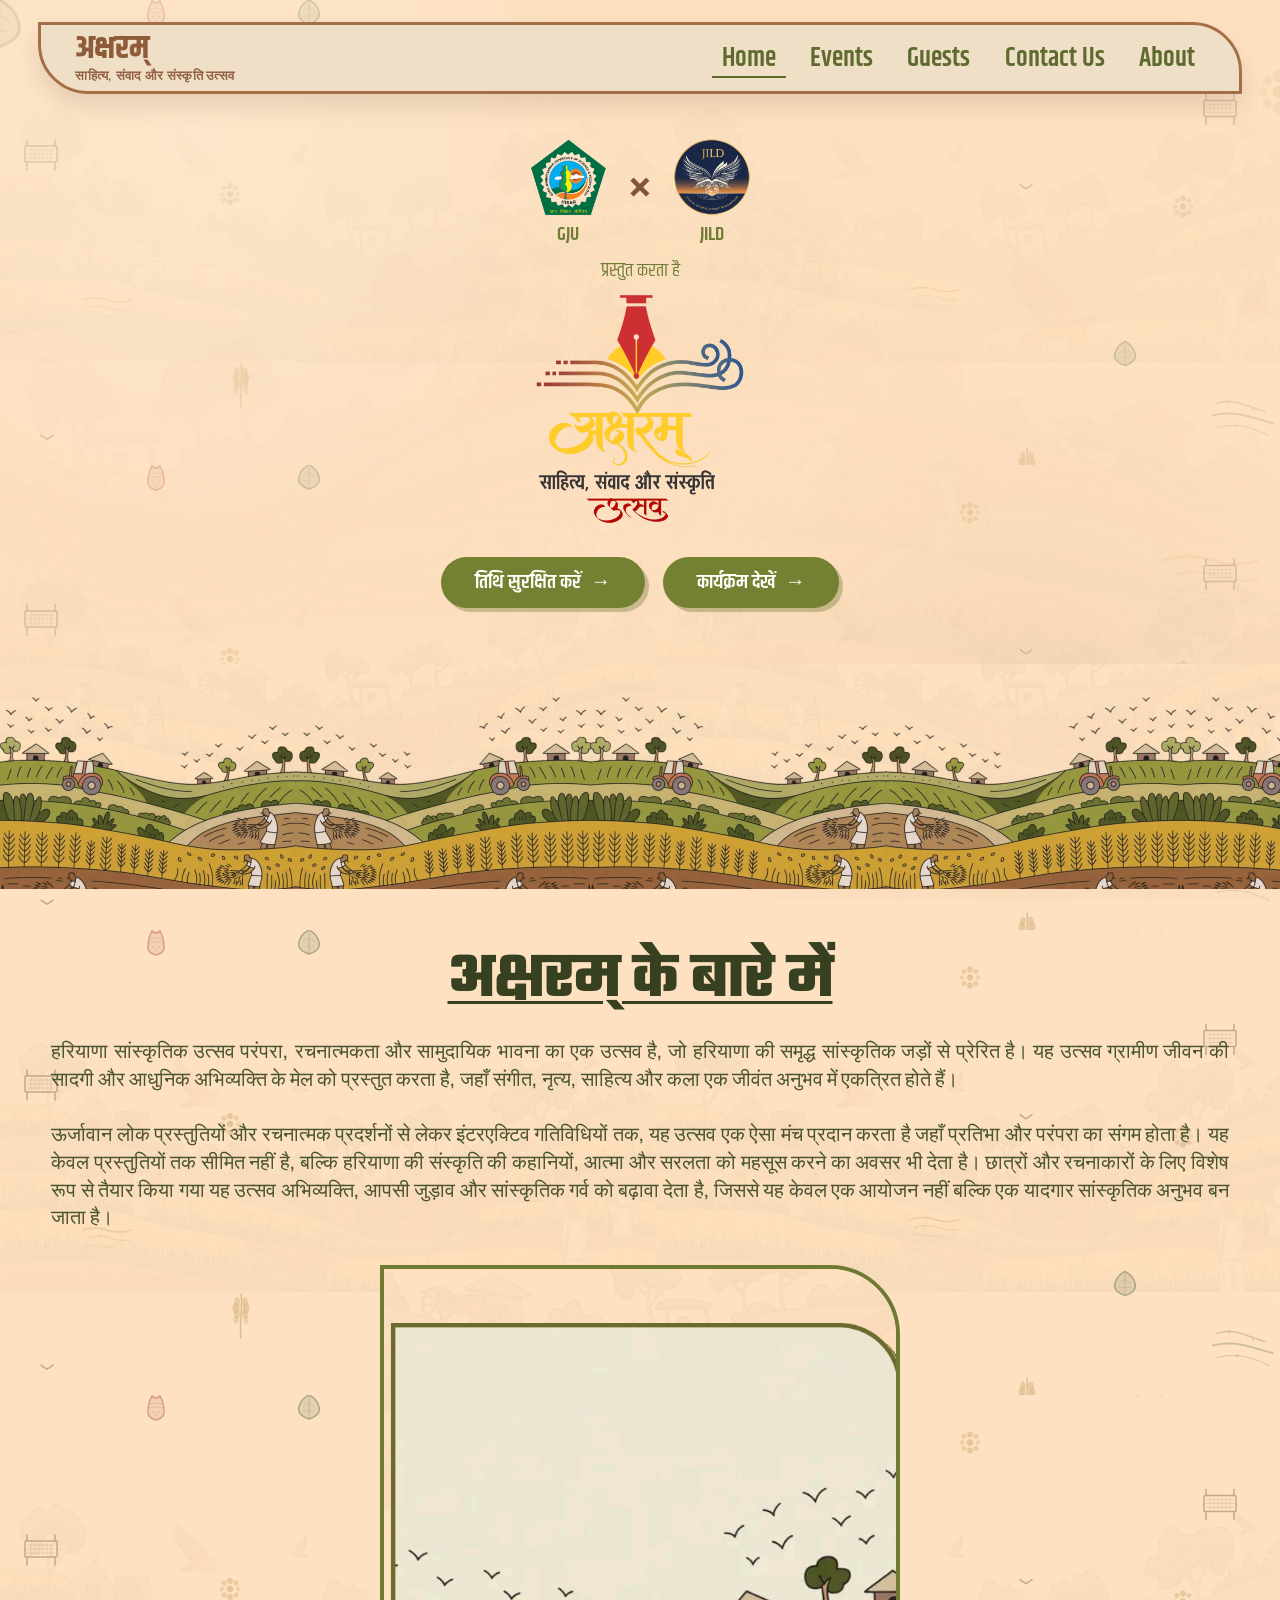
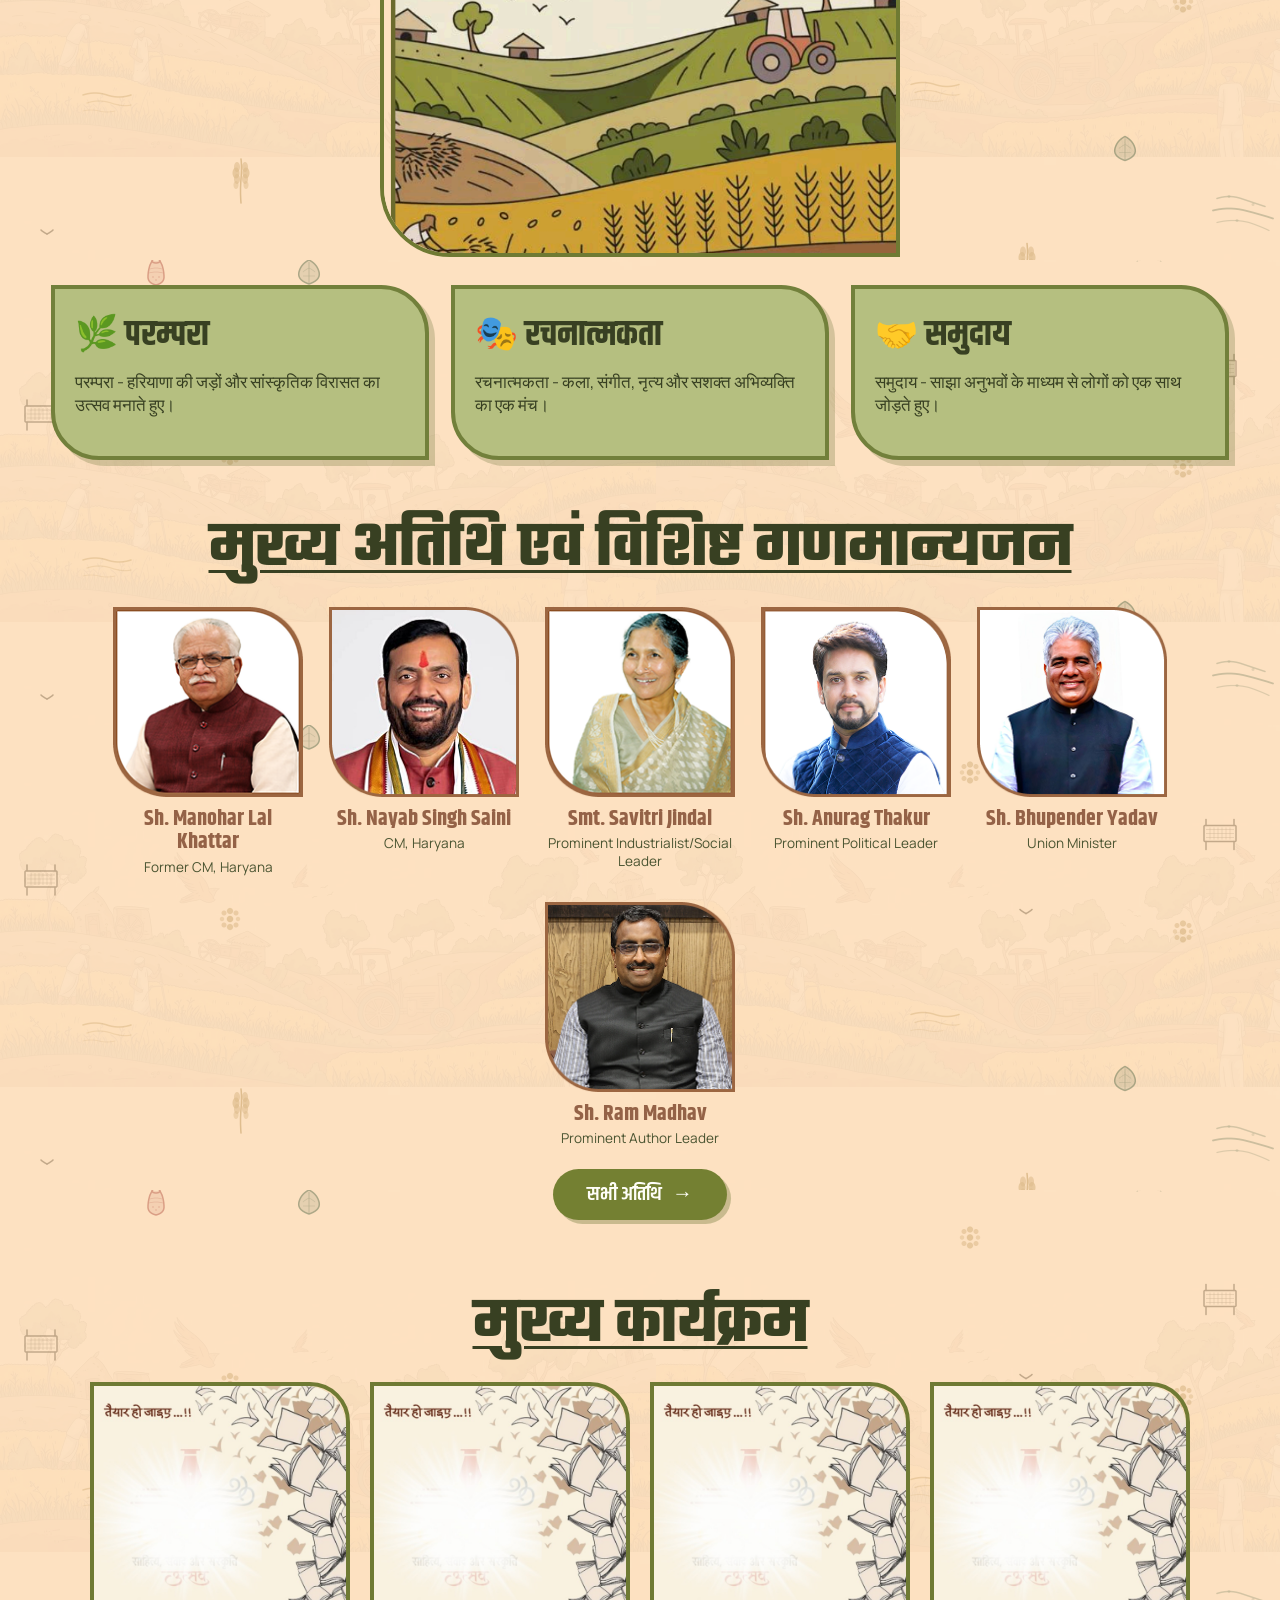
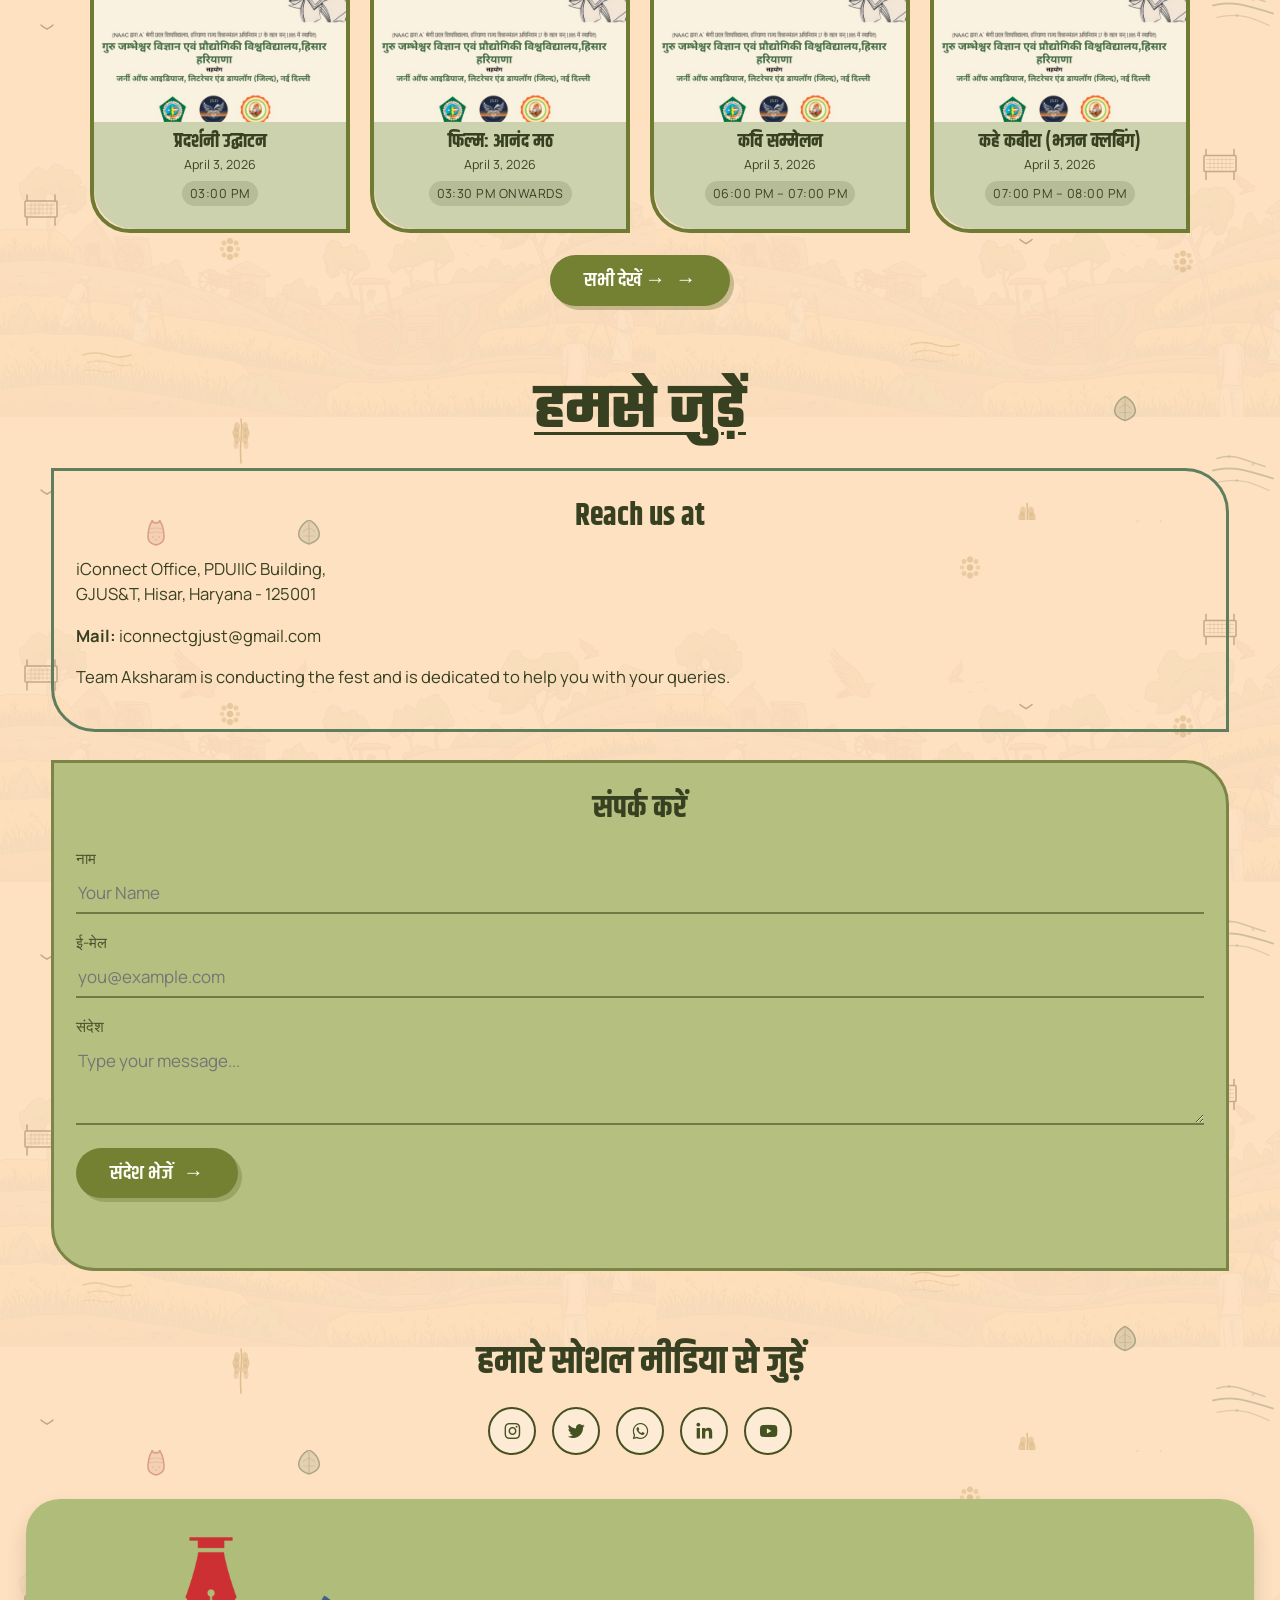
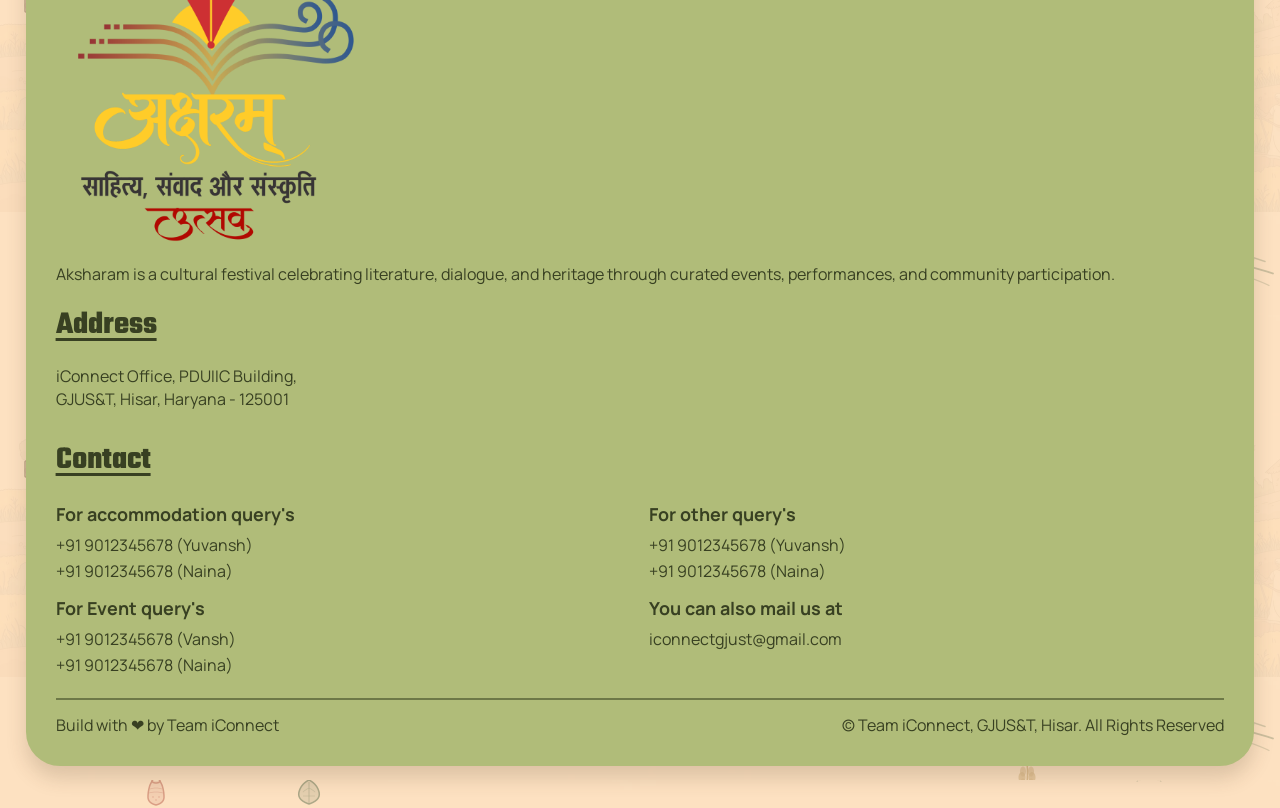
<file: index.html>
<!DOCTYPE html>
<html lang="en">
  <head>
    <meta charset="UTF-8" />
    <meta name="viewport" content="width=device-width, initial-scale=1.0" />
    <title>अक्षरम्</title>
  <meta name="description" content="साहित्य, संवाद और संस्कृति उत्सव" /> 
    <link rel="stylesheet" href="styles.css" />
    <meta name="google-site-verification" content="z8_p_r5AH9lz5j6WsEFqK7X5jKKSpRL_j2V7QuzUBrg" />
    <link rel="icon" type="image/png" href="assets/aksharam_logo.png">
    <link href="https://unpkg.com/boxicons@2.1.4/css/boxicons.min.css" rel="stylesheet">
  </head>
  <body data-page="home">
    <header class="top-nav-wrap">
      <nav class="top-nav">
        <div class="top-nav-row">
          <a href="index.html" class="brand" aria-label="Aksharam home">
            <span class="brand-main">अक्षरम्</span>
            <span class="brand-sub">साहित्य, संवाद और संस्कृति उत्सव</span>
          </a>
          <button id="navToggle" class="nav-toggle" type="button">Menu</button>
          <ul id="navLinks" class="nav-links"></ul>
        </div>
      </nav>
    </header>

    <main>
      <section class="hero container">
        <div class="hero-partners reveal">
  
  <div class="partner-item">
    <img class="partner-logo partner-gju" src="assets/gju_logo.png" alt="GJU logo" />
    <span class="partner-name">GJU</span>
  </div>

  <span class="partner-x" aria-hidden="true">×</span>

  <div class="partner-item">
    <img class="partner-logo partner-jild" src="assets/jild_logo.png" alt="JILD logo" />
    <span class="partner-name">JILD</span>
  </div>

</div>
        <p class="presents reveal">प्रस्तुत करता है</p>
        <img class="hero-brand-logo reveal" src="assets/aksharam_logo.png" alt="Aksharam logo" />
        <div class="cta-row reveal">
          <a
            class="btn"
            href="https://calendar.google.com/calendar/render?action=TEMPLATE&text=Aksharam%20Festival&dates=20260403/20260406&details=Aksharam%20Festival%20is%20scheduled%20for%203%2C%204%20and%205%20April%202026.&location=Hisar%2C%20Haryana"
            target="_blank"
            rel="noopener noreferrer"
            title="Save 3, 4 and 5 April 2026 to calendar"
          >
            तिथि सुरक्षित करें<span aria-hidden="true">→</span>
          </a>
          <a class="btn" href="events.html">कार्यक्रम देखें<span aria-hidden="true">→</span></a>
        </div>
        <!-- <div class="sponsor-strip reveal">
          <p class="sponsor-title">Sponsors & Supporters</p>
          <div class="sponsor-logos">
            <img src="assets/ministry_culture_logo.svg" alt="Ministry of Culture, India logo" />
            <img src="assets/haryana_sahitya_logo.jpg" alt="Haryana Sahitya Akademi logo" />
            <img src="assets/saint_logo.jpg" alt="Sponsor logo" />
          </div>
        </div> -->
      </section>

      <div class="farm-strip reveal">
        <img src="assets/farm_strip.png" alt="" aria-hidden="true" />
      </div>

      <section id="about" class="section container">
        <h2 class="section-title reveal">अक्षरम् के बारे में</h2>
        <div class="about-grid">
          <div class="about-copy reveal">
            हरियाणा सांस्कृतिक उत्सव परंपरा, रचनात्मकता और सामुदायिक भावना का एक उत्सव है, जो हरियाणा की समृद्ध सांस्कृतिक जड़ों से प्रेरित है। यह उत्सव ग्रामीण जीवन की सादगी और आधुनिक अभिव्यक्ति के मेल को प्रस्तुत करता है, जहाँ संगीत, नृत्य, साहित्य और कला एक जीवंत अनुभव में एकत्रित होते हैं।
            <br /><br />
            ऊर्जावान लोक प्रस्तुतियों और रचनात्मक प्रदर्शनों से लेकर इंटरएक्टिव गतिविधियों तक, यह उत्सव एक ऐसा मंच प्रदान करता है जहाँ प्रतिभा और परंपरा का संगम होता है। यह केवल प्रस्तुतियों तक सीमित नहीं है, बल्कि हरियाणा की संस्कृति की कहानियों, आत्मा और सरलता को महसूस करने का अवसर भी देता है।
            छात्रों और रचनाकारों के लिए विशेष रूप से तैयार किया गया यह उत्सव अभिव्यक्ति, आपसी जुड़ाव और सांस्कृतिक गर्व को बढ़ावा देता है, जिससे यह केवल एक आयोजन नहीं बल्कि एक यादगार सांस्कृतिक अनुभव बन जाता है।
          </div>
          <figure class="about-figure reveal">
            <img src="assets/about_panel.png" alt="Rural landscape illustration" />
          </figure>
        </div>
        <div id="featureGrid" class="feature-grid"></div>
      </section>

      <section class="section container">
        <h2 class="section-title reveal">मुख्य अतिथि एवं विशिष्ट गणमान्यजन</h2>
        <div id="homeGuestsGrid" class="guest-grid"></div>
        <p class="center reveal">
          <a class="btn" href="guests.html">सभी अतिथि<span aria-hidden="true">→</span></a>
        </p>
      </section>

      <section class="section container">
        <h2 class="section-title reveal">मुख्य कार्यक्रम</h2>
        <div id="homeEventsGrid" class="event-grid"></div>
        <p class="center reveal">
          <a class="btn" href="events.html">सभी देखें →<span aria-hidden="true">→</span></a>
        </p>
      </section>

      <section id="connect" class="section container">
        <h2 class="section-title reveal">हमसे जुड़ें</h2>
        <div class="connect-grid">
          <article id="reachPanel" class="panel reach-card reveal"></article>
          <article class="panel contact-form reveal">
            <h3 class="form-title">संपर्क करें</h3>
            <form id="contactForm">
              <div class="field">
                <label for="name">नाम</label>
                <input id="name" name="name" type="text" placeholder="Your Name" required />
              </div>
              <div class="field">
                <label for="email">ई-मेल</label>
                <input id="email" name="email" type="email" placeholder="you@example.com" required />
              </div>
              <div class="field">
                <label for="message">संदेश</label>
                <textarea id="message" name="message" placeholder="Type your message..." required></textarea>
              </div>
              <button class="btn" type="submit">संदेश भेजें<span aria-hidden="true">→</span></button>
              <p id="formFeedback" class="form-feedback"></p>
            </form>
          </article>
        </div>
      </section>

      <section class="social-wrap container">
        <h2 class="social-title reveal">हमारे सोशल मीडिया से जुड़ें</h2>
        <div id="socialList" class="social-list"></div>
      </section>

      <footer id="siteFooter"></footer>
    </main>

    <script src="data.js"></script>
    <script src="script.js"></script>
  </body>
</html>
</file>
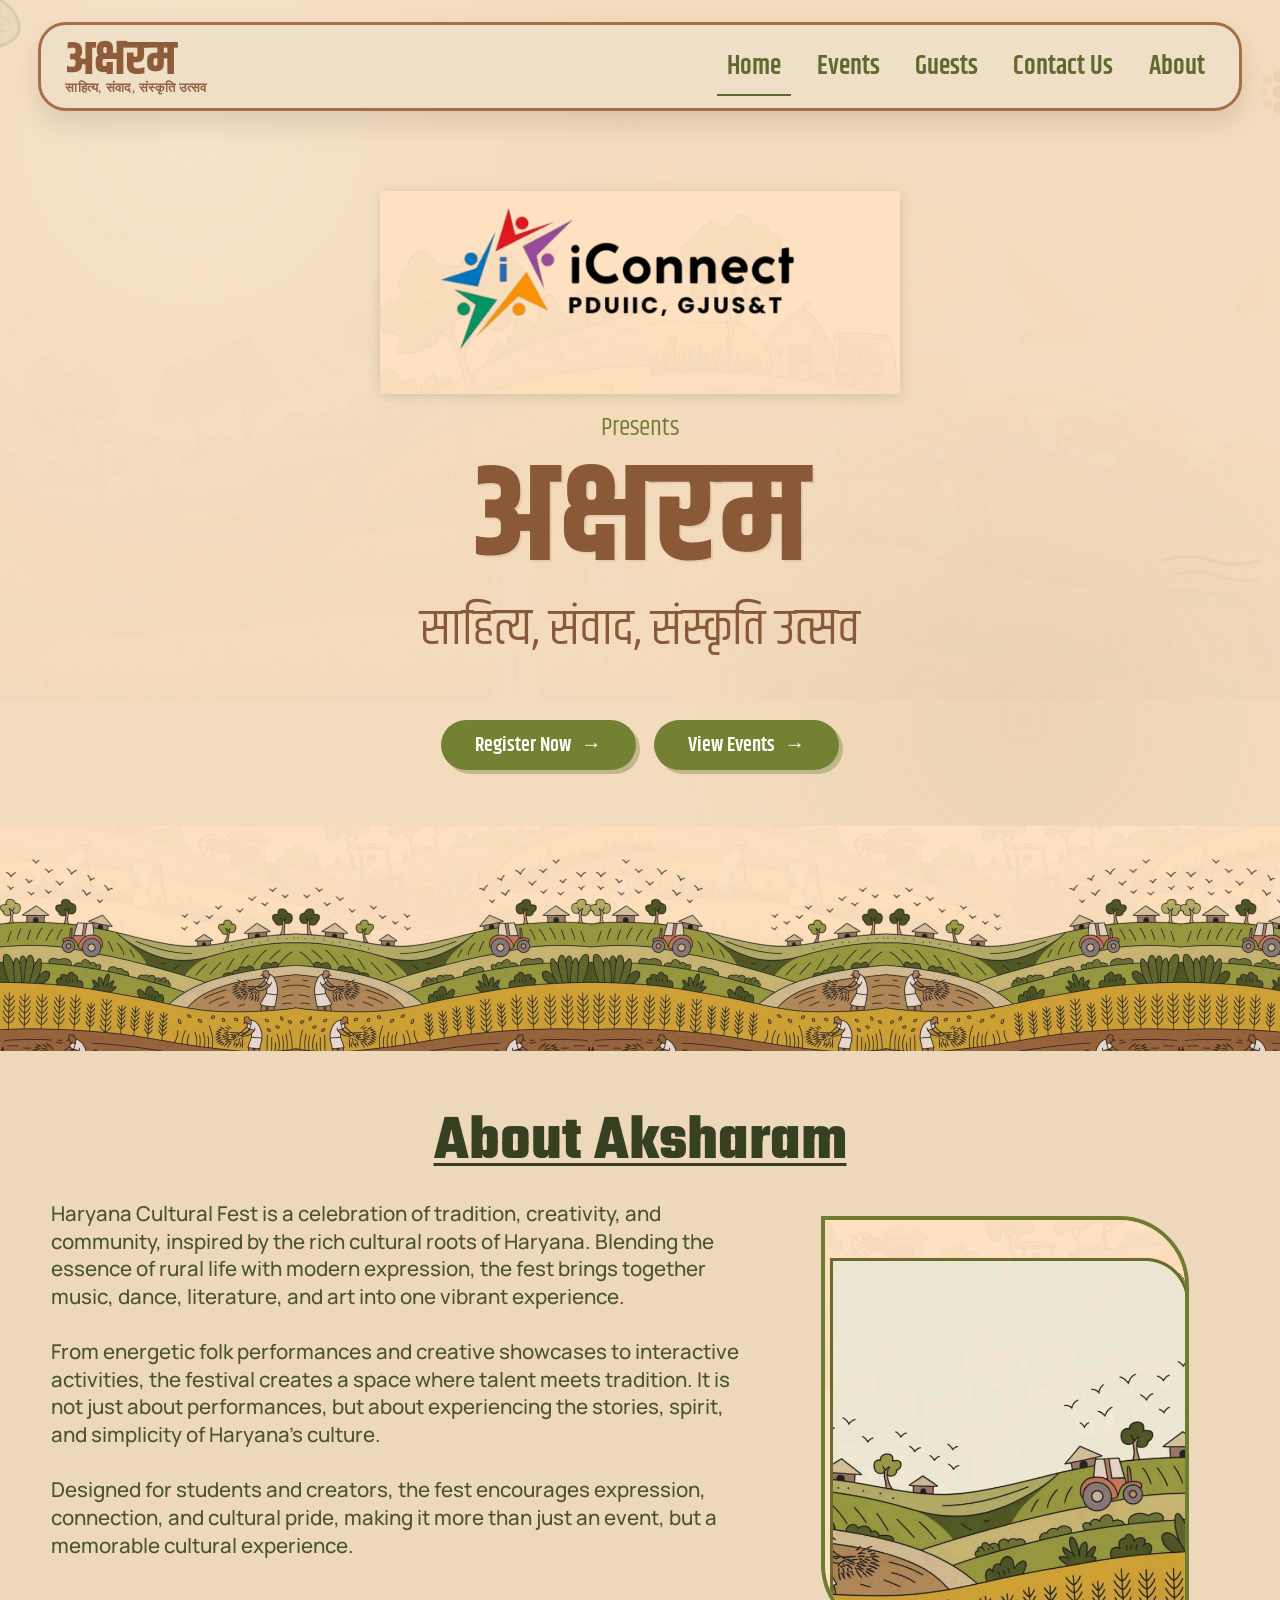
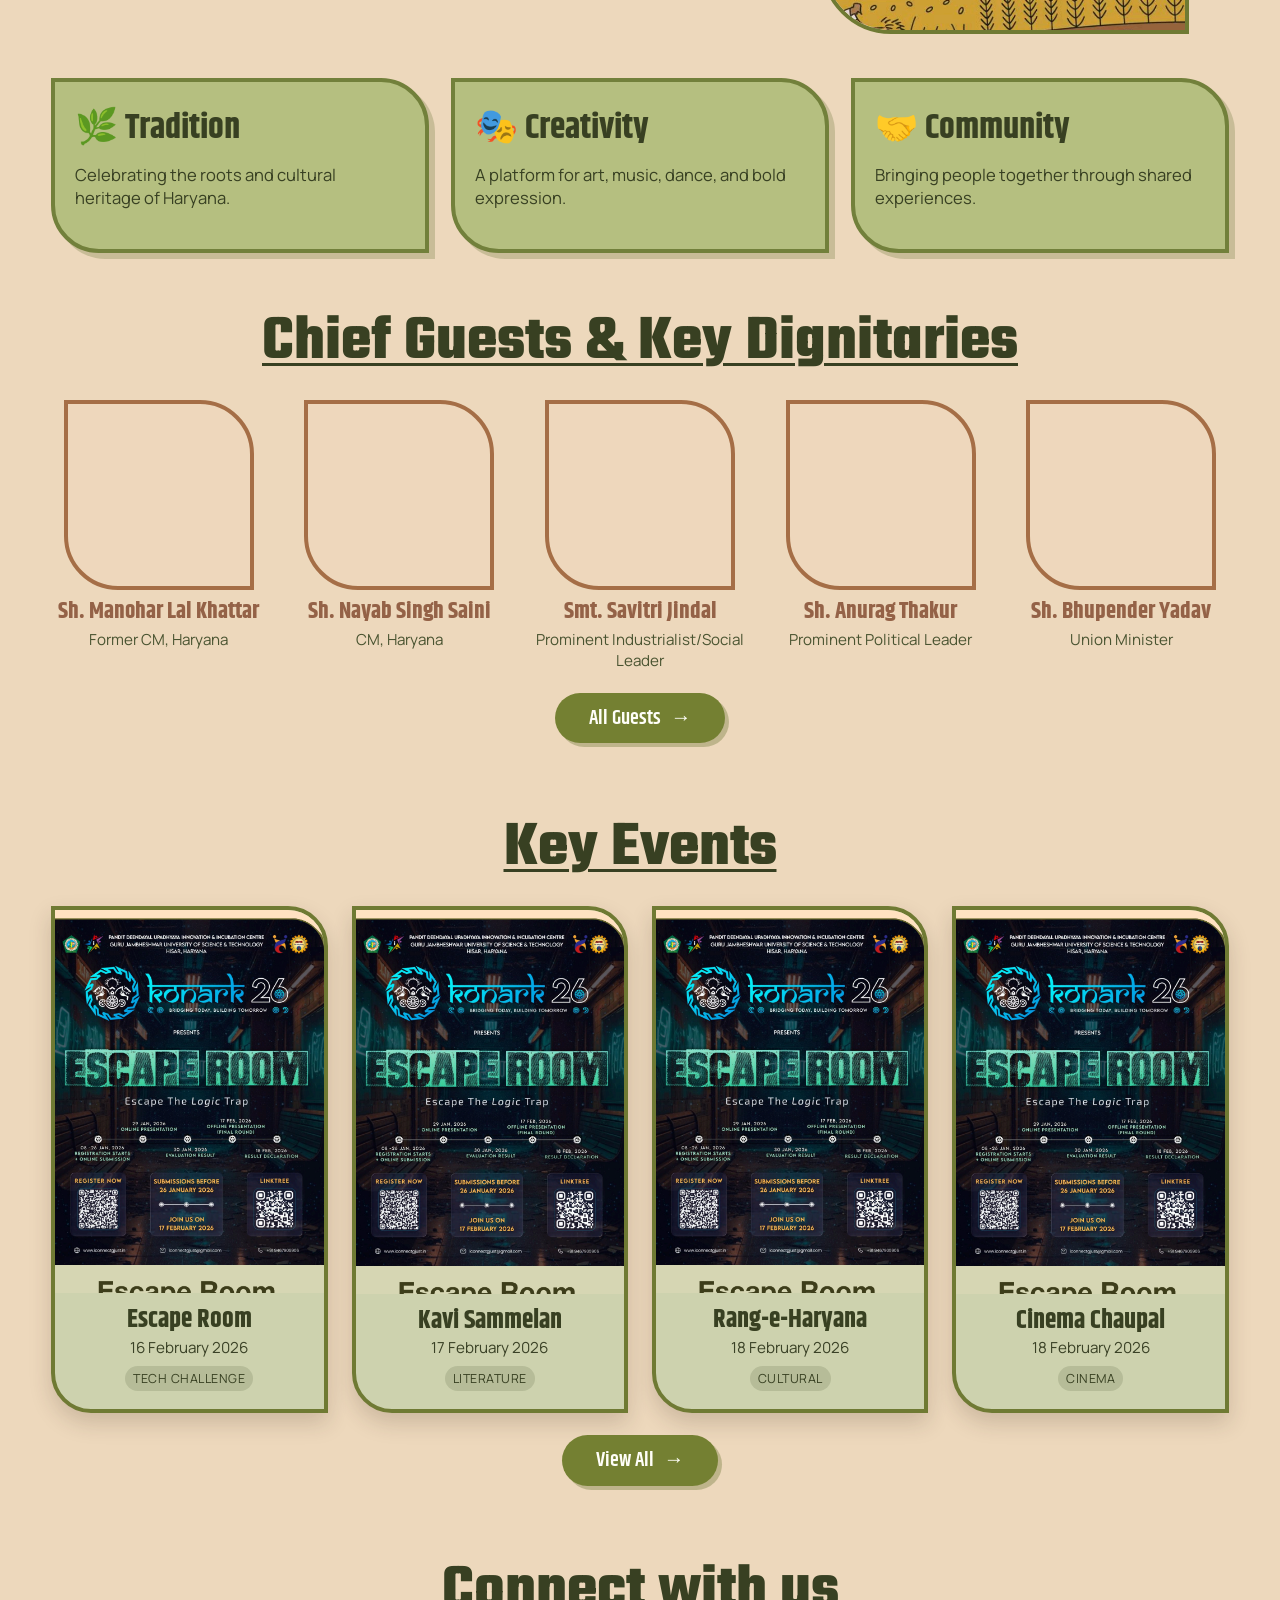
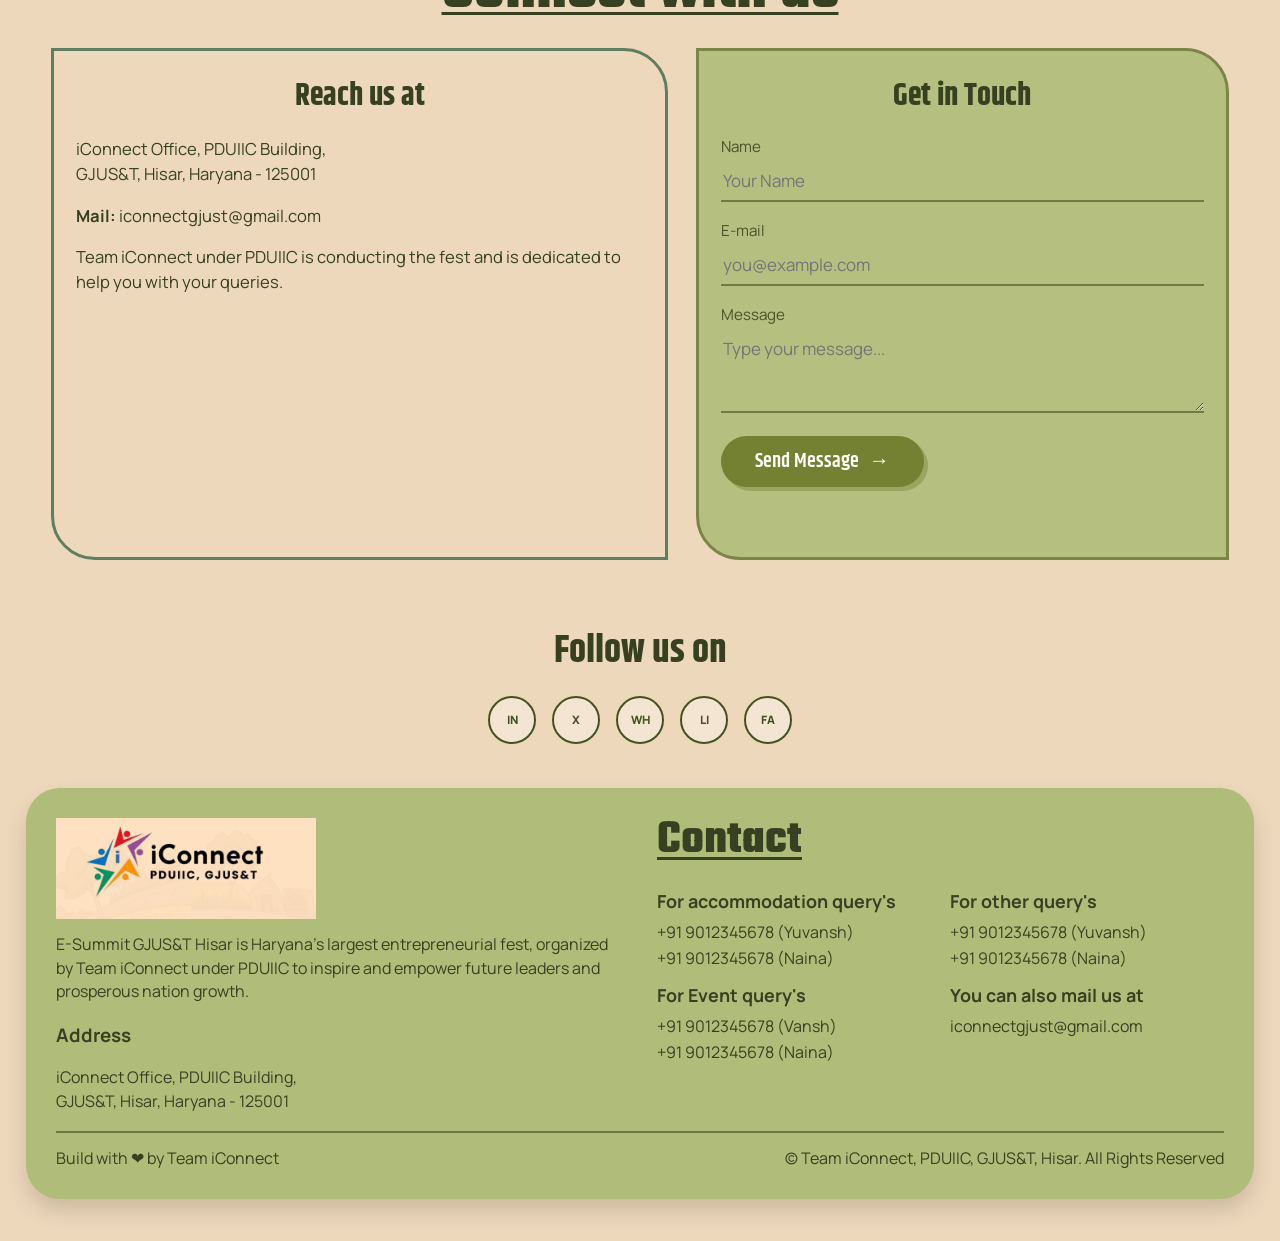
<file: website/index.html>
<!DOCTYPE html>
<html lang="en">
  <head>
    <meta charset="UTF-8" />
    <meta name="viewport" content="width=device-width, initial-scale=1.0" />
    <title>Aksharam | Home</title>
    <link rel="stylesheet" href="styles.css" />
  </head>
  <body data-page="home">
    <header class="top-nav-wrap">
      <nav class="top-nav">
        <div class="top-nav-row">
          <a href="index.html" class="brand" aria-label="Aksharam home">
            <span class="brand-main">अक्षरम</span>
            <span class="brand-sub">साहित्य, संवाद, संस्कृति उत्सव</span>
          </a>
          <button id="navToggle" class="nav-toggle" type="button">Menu</button>
          <ul id="navLinks" class="nav-links"></ul>
        </div>
      </nav>
    </header>

    <main>
      <section class="hero container">
        <img class="iconnect reveal" src="assets/iconnect_logo_clean.png" alt="iConnect logo" />
        <p class="presents reveal">Presents</p>
        <h1 class="hero-title reveal">अक्षरम</h1>
        <p class="hero-subtitle reveal">साहित्य, संवाद, संस्कृति उत्सव</p>
        <div class="cta-row reveal">
          <a class="btn" href="#connect">Register Now <span aria-hidden="true">→</span></a>
          <a class="btn" href="events.html">View Events <span aria-hidden="true">→</span></a>
        </div>
      </section>

      <div class="farm-strip reveal">
        <img src="assets/farm_strip.png" alt="" aria-hidden="true" />
      </div>

      <section id="about" class="section container">
        <h2 class="section-title reveal">About Aksharam</h2>
        <div class="about-grid">
          <div class="about-copy reveal">
            Haryana Cultural Fest is a celebration of tradition, creativity, and community, inspired by the rich cultural roots of Haryana. Blending the essence of rural life with modern expression, the fest brings together music, dance, literature, and art into one vibrant experience.
            <br /><br />
            From energetic folk performances and creative showcases to interactive activities, the festival creates a space where talent meets tradition. It is not just about performances, but about experiencing the stories, spirit, and simplicity of Haryana's culture.
            <br /><br />
            Designed for students and creators, the fest encourages expression, connection, and cultural pride, making it more than just an event, but a memorable cultural experience.
          </div>
          <figure class="about-figure reveal">
            <img src="assets/about_panel.png" alt="Rural landscape illustration" />
          </figure>
        </div>
        <div id="featureGrid" class="feature-grid"></div>
      </section>

      <section class="section container">
        <h2 class="section-title reveal">Chief Guests & Key Dignitaries</h2>
        <div id="homeGuestsGrid" class="guest-grid"></div>
        <p class="center reveal">
          <a class="btn" href="guests.html">All Guests <span aria-hidden="true">→</span></a>
        </p>
      </section>

      <section class="section container">
        <h2 class="section-title reveal">Key Events</h2>
        <div id="homeEventsGrid" class="event-grid"></div>
        <p class="center reveal">
          <a class="btn" href="events.html">View All <span aria-hidden="true">→</span></a>
        </p>
      </section>

      <section id="connect" class="section container">
        <h2 class="section-title reveal">Connect with us</h2>
        <div class="connect-grid">
          <article id="reachPanel" class="panel reach-card reveal"></article>
          <article class="panel contact-form reveal">
            <h3 class="form-title">Get in Touch</h3>
            <form id="contactForm">
              <div class="field">
                <label for="name">Name</label>
                <input id="name" name="name" type="text" placeholder="Your Name" required />
              </div>
              <div class="field">
                <label for="email">E-mail</label>
                <input id="email" name="email" type="email" placeholder="you@example.com" required />
              </div>
              <div class="field">
                <label for="message">Message</label>
                <textarea id="message" name="message" placeholder="Type your message..." required></textarea>
              </div>
              <button class="btn" type="submit">Send Message <span aria-hidden="true">→</span></button>
              <p id="formFeedback" class="form-feedback"></p>
            </form>
          </article>
        </div>
      </section>

      <section class="social-wrap container">
        <h2 class="social-title reveal">Follow us on</h2>
        <div id="socialList" class="social-list"></div>
      </section>

      <footer id="siteFooter"></footer>
    </main>

    <script src="data.js"></script>
    <script src="script.js"></script>
  </body>
</html>
</file>
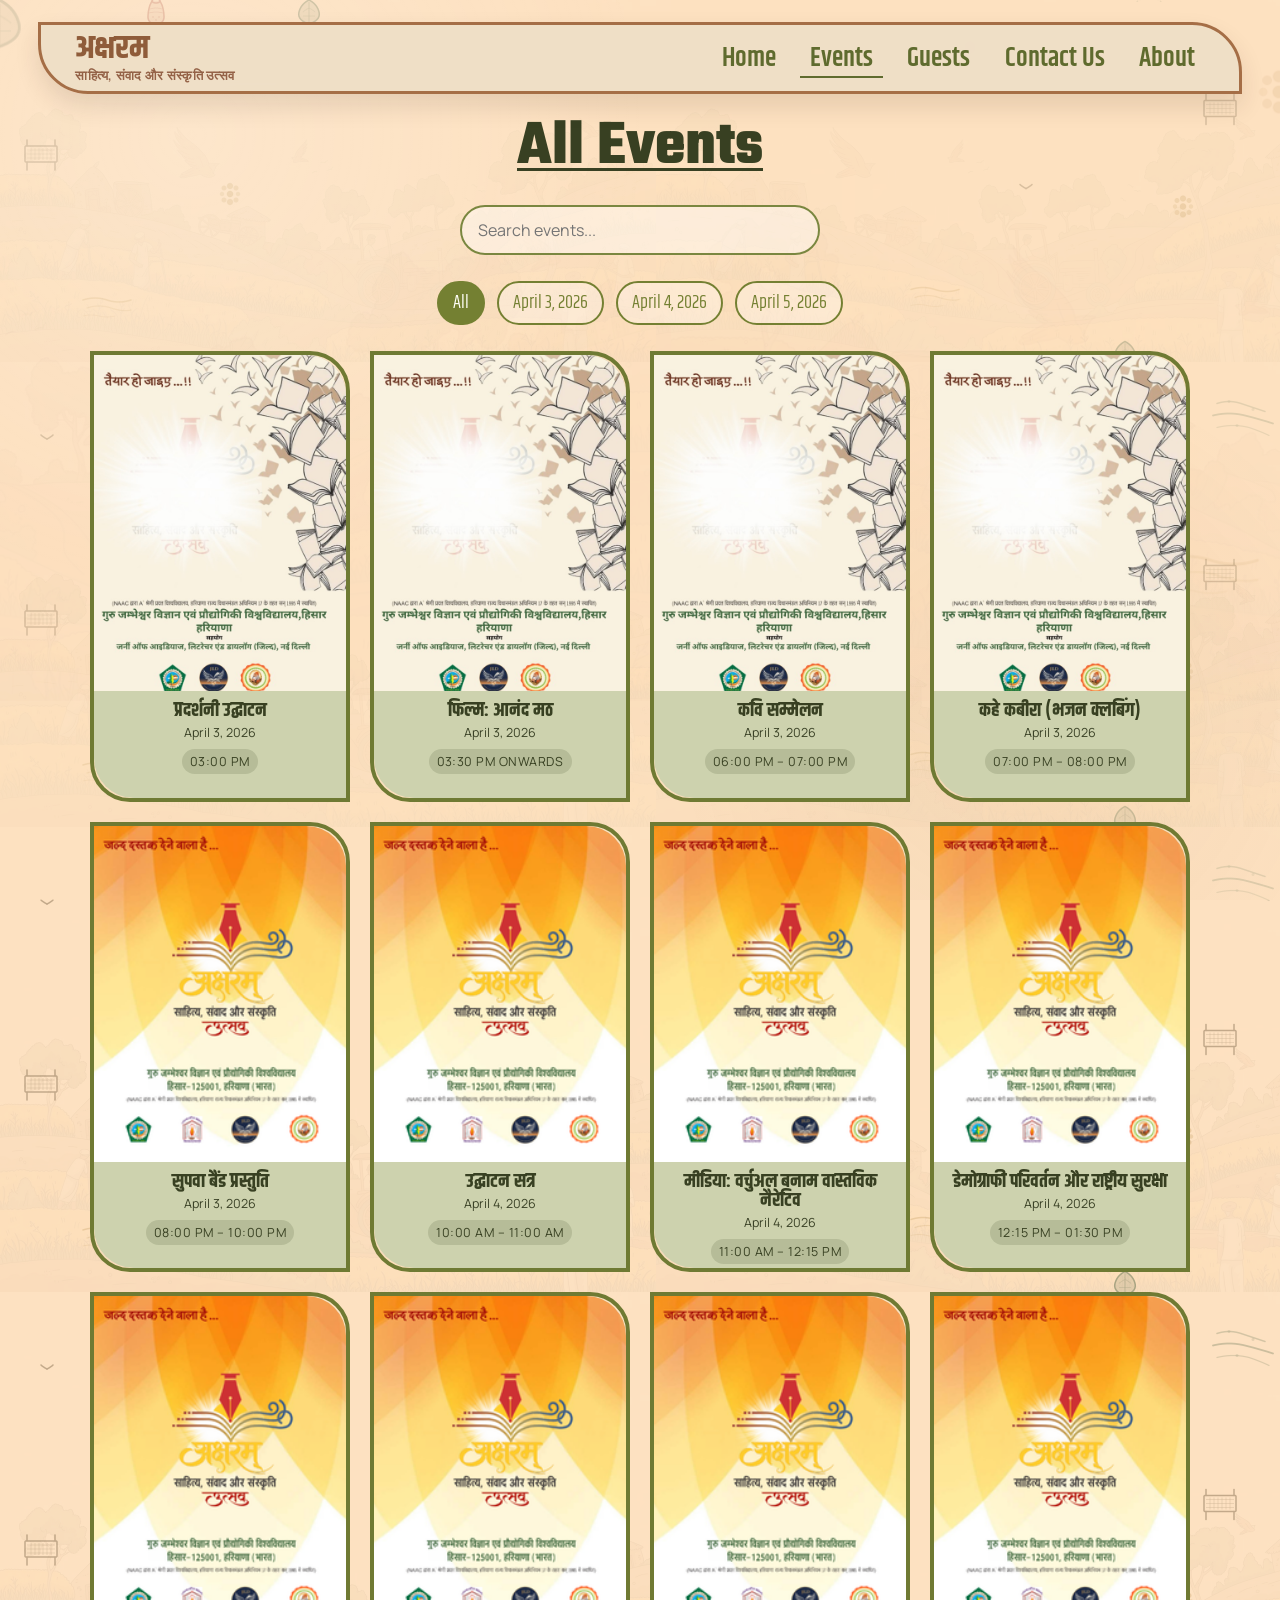
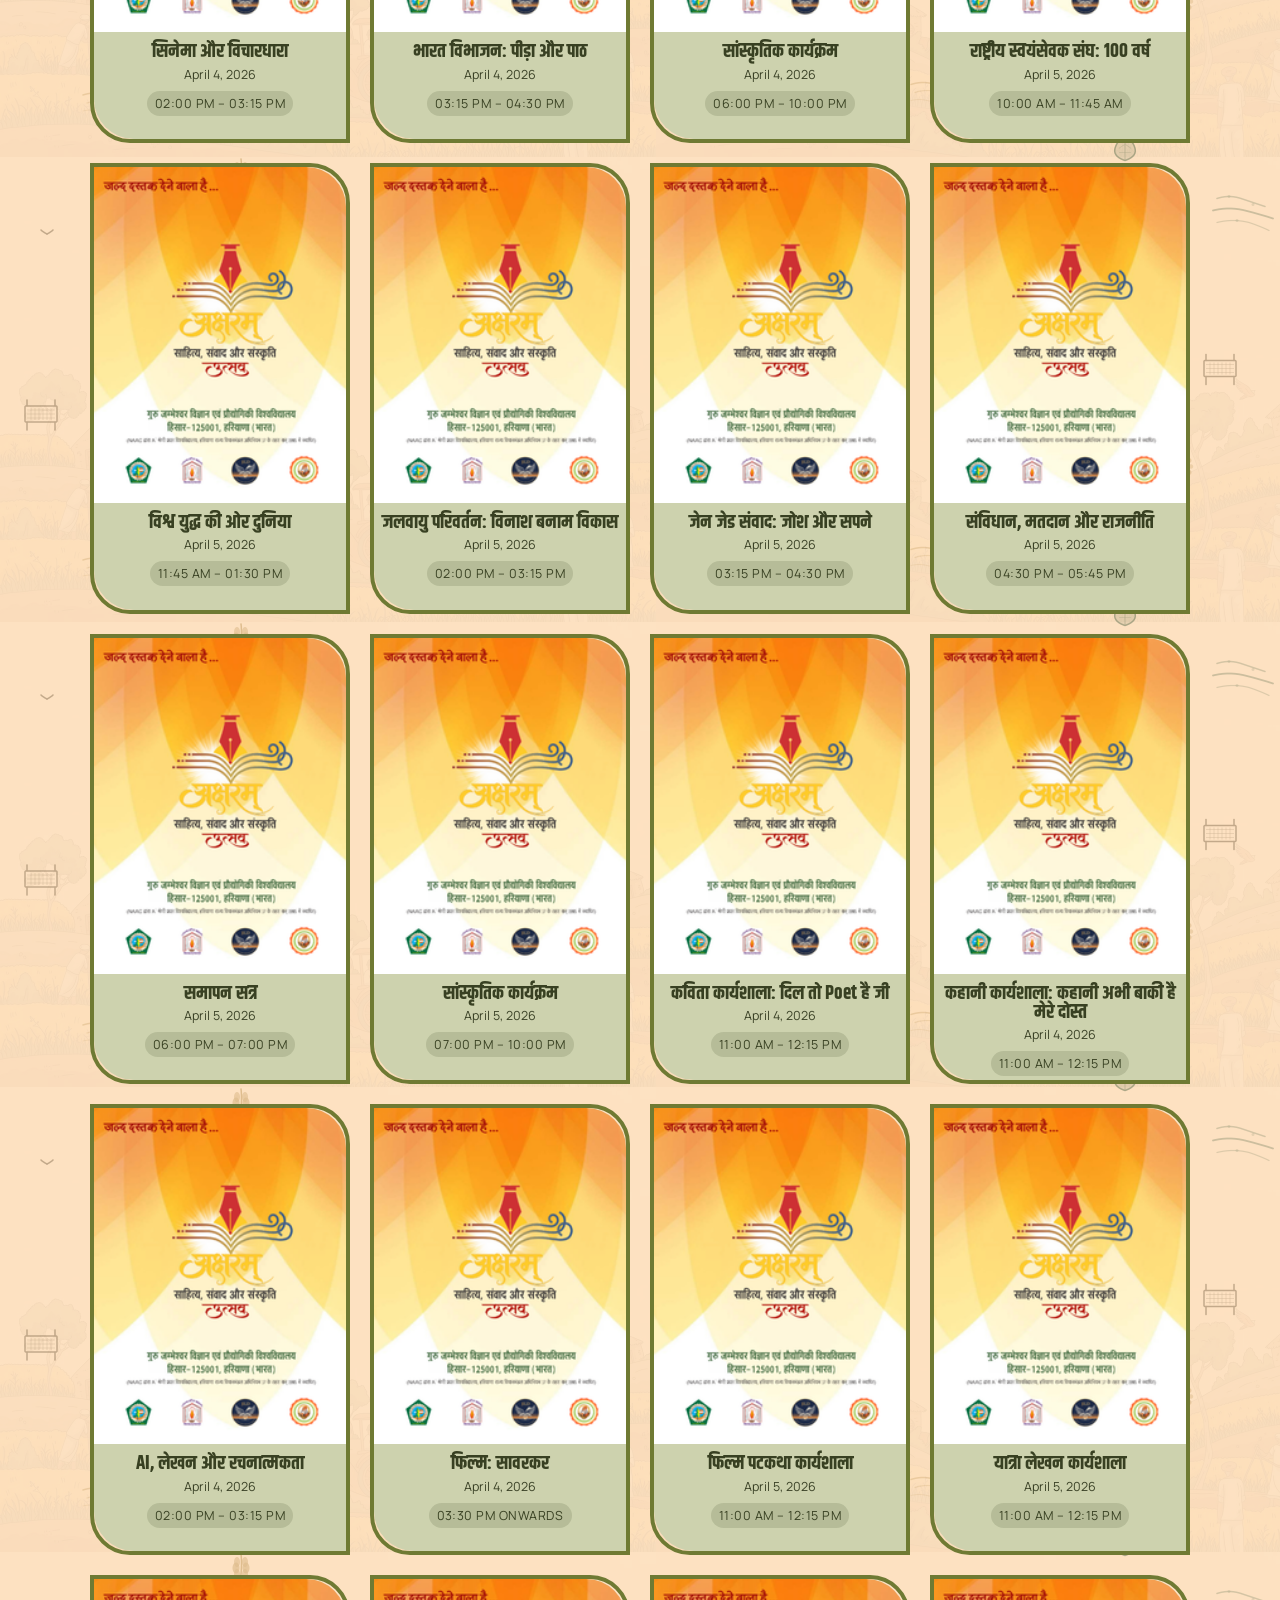
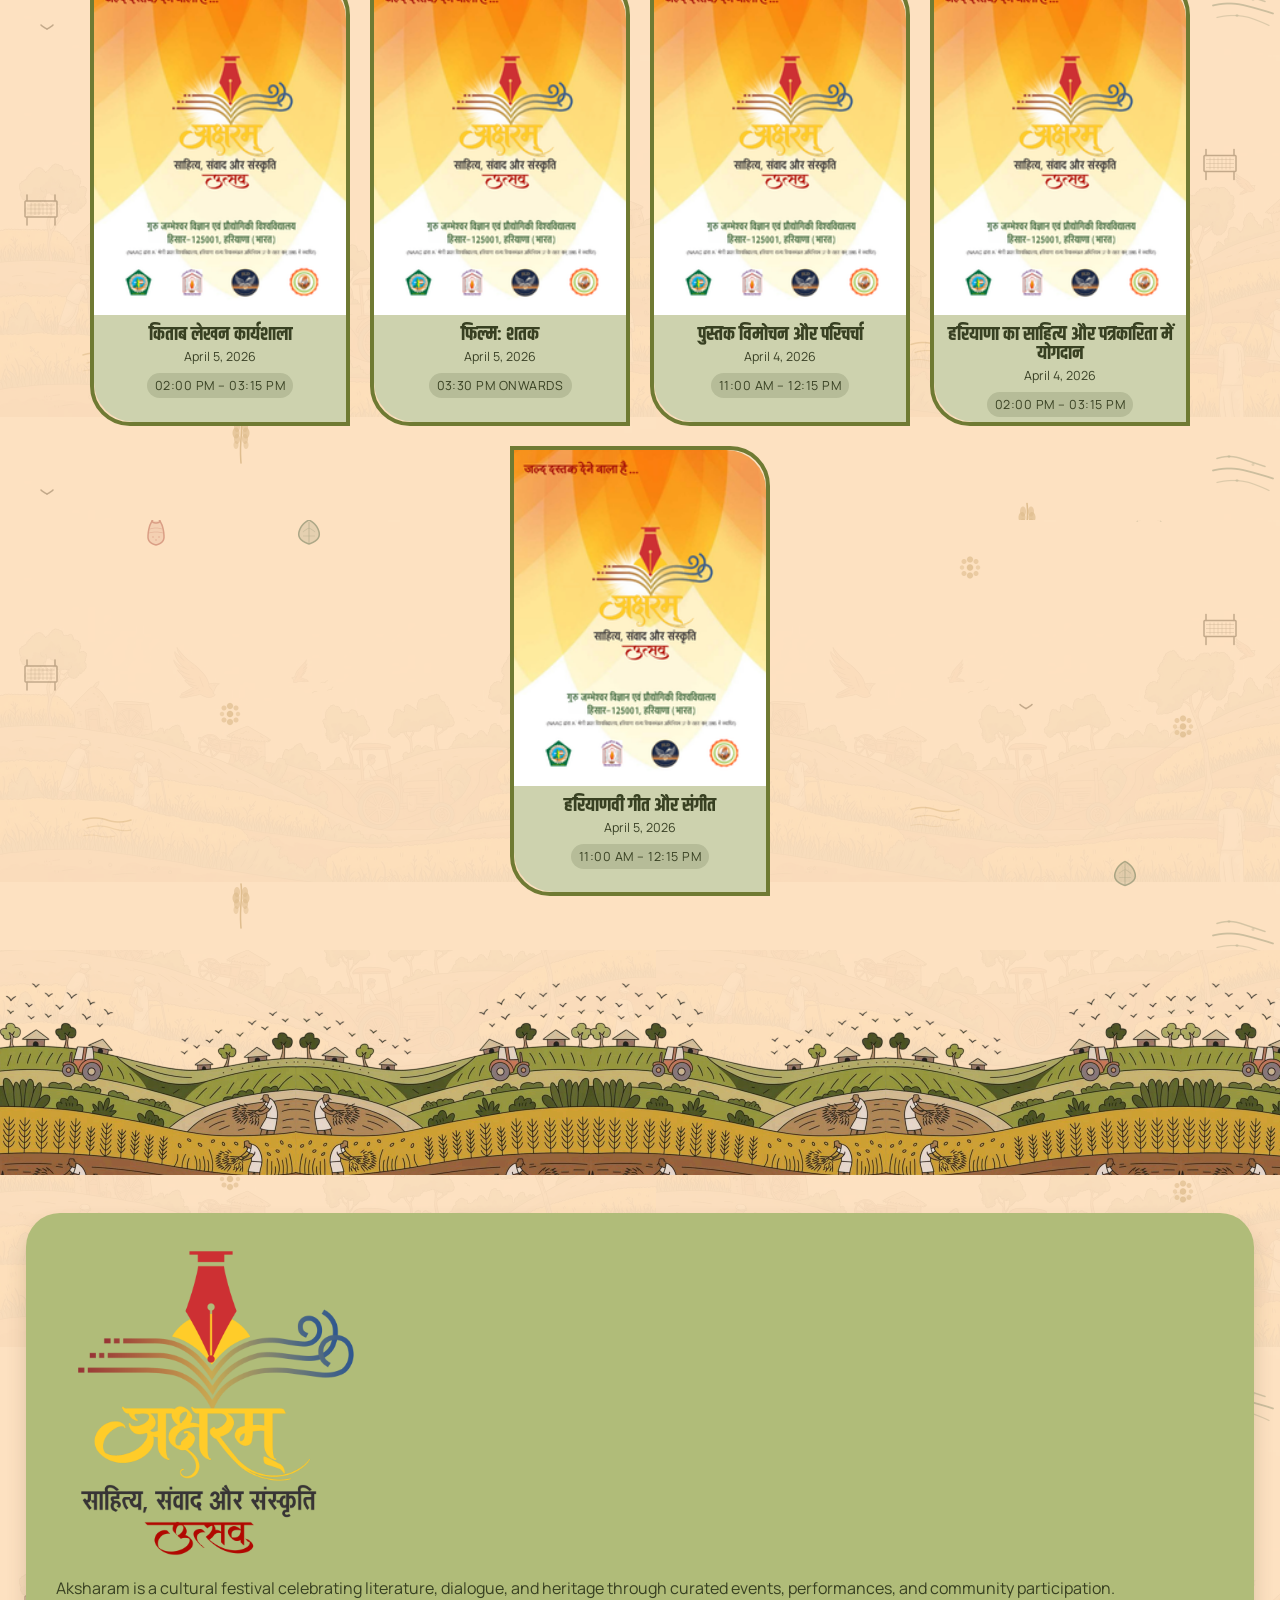
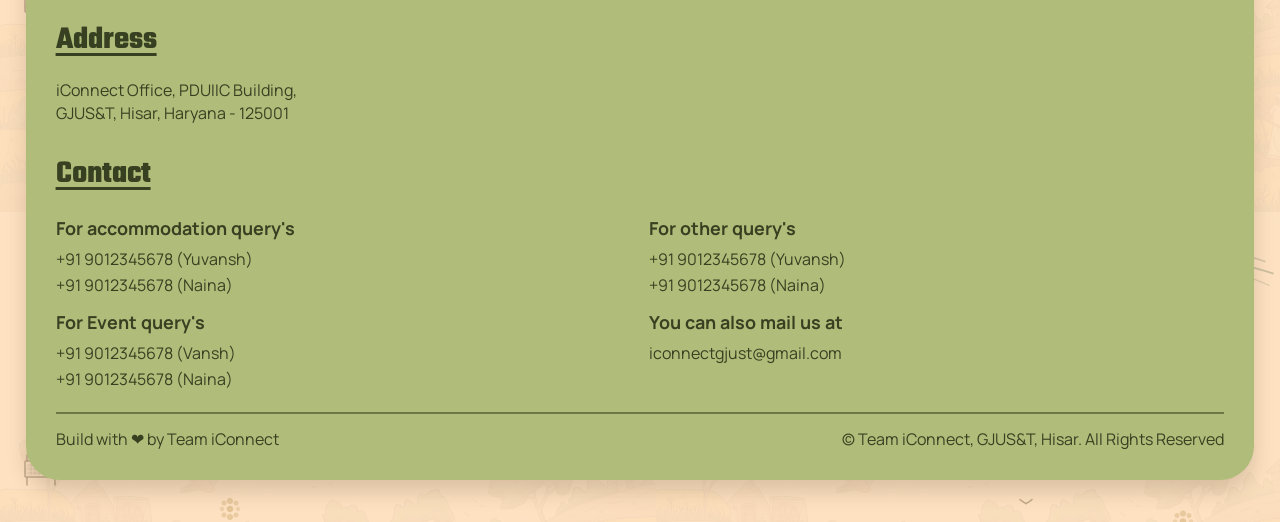
<file: events.html>
<!DOCTYPE html>
<html lang="en">
  <head>
    <meta charset="UTF-8" />
    <meta name="viewport" content="width=device-width, initial-scale=1.0" />
    <title>Aksharam | Events</title>
    <link rel="stylesheet" href="styles.css" />
  </head>
  <body data-page="events">
    <header class="top-nav-wrap">
      <nav class="top-nav">
        <div class="top-nav-row">
          <a href="index.html" class="brand" aria-label="Aksharam home">
            <span class="brand-main">अक्षरम</span>
            <span class="brand-sub">साहित्य, संवाद और संस्कृति उत्सव</span>
          </a>
          <button id="navToggle" class="nav-toggle" type="button">Menu</button>
          <ul id="navLinks" class="nav-links"></ul>
        </div>
      </nav>
    </header>

    <main class="container">
      <section class="section">
        <h1 class="section-title reveal">All Events</h1>
        <div class="toolbar reveal">
          <input id="eventSearch" class="search-box" type="search" placeholder="Search events..." />
        </div>
        <div id="eventFilters" class="toolbar reveal"></div>
        <div id="allEventsGrid" class="event-grid"></div>
      </section>
    </main>

    <div class="farm-strip reveal">
      <img src="assets/farm_strip.png" alt="" aria-hidden="true" />
    </div>

    <footer id="siteFooter"></footer>

    <script src="data.js"></script>
    <script src="script.js"></script>
  </body>
</html>
</file>
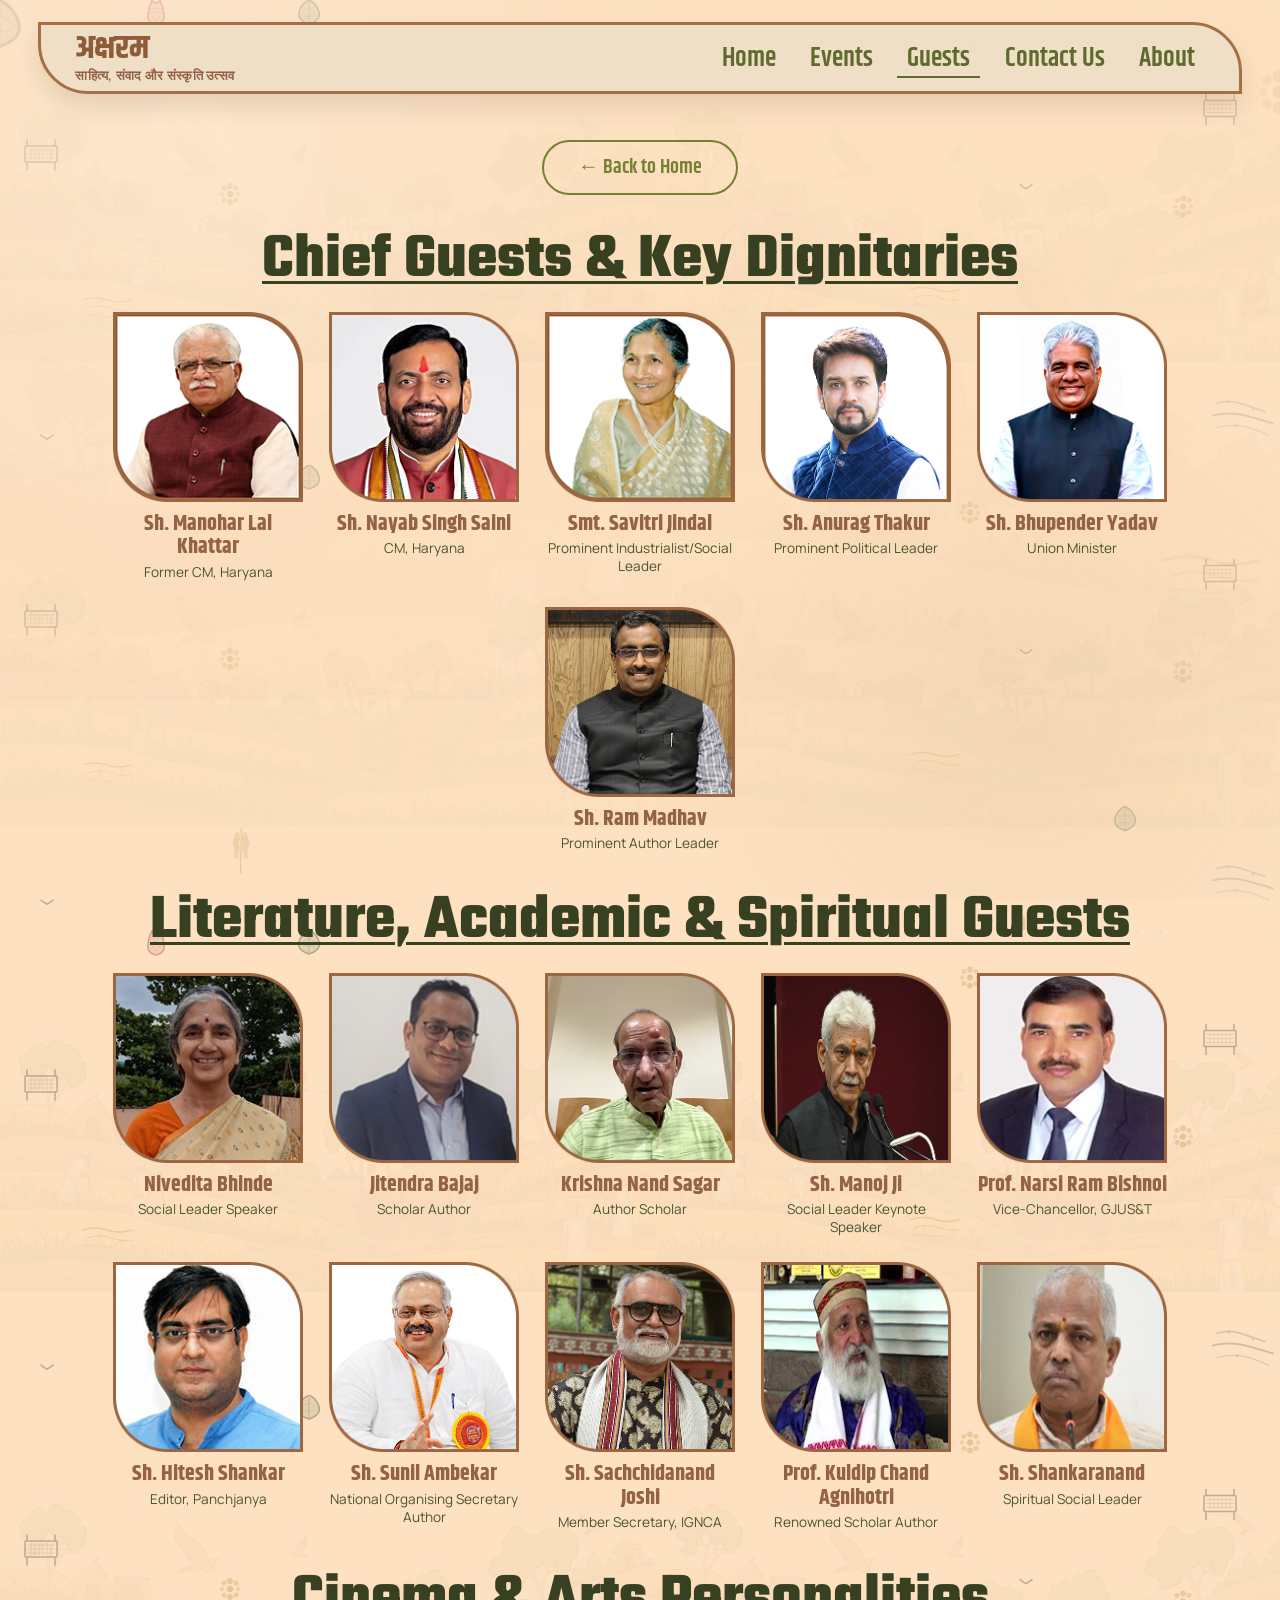
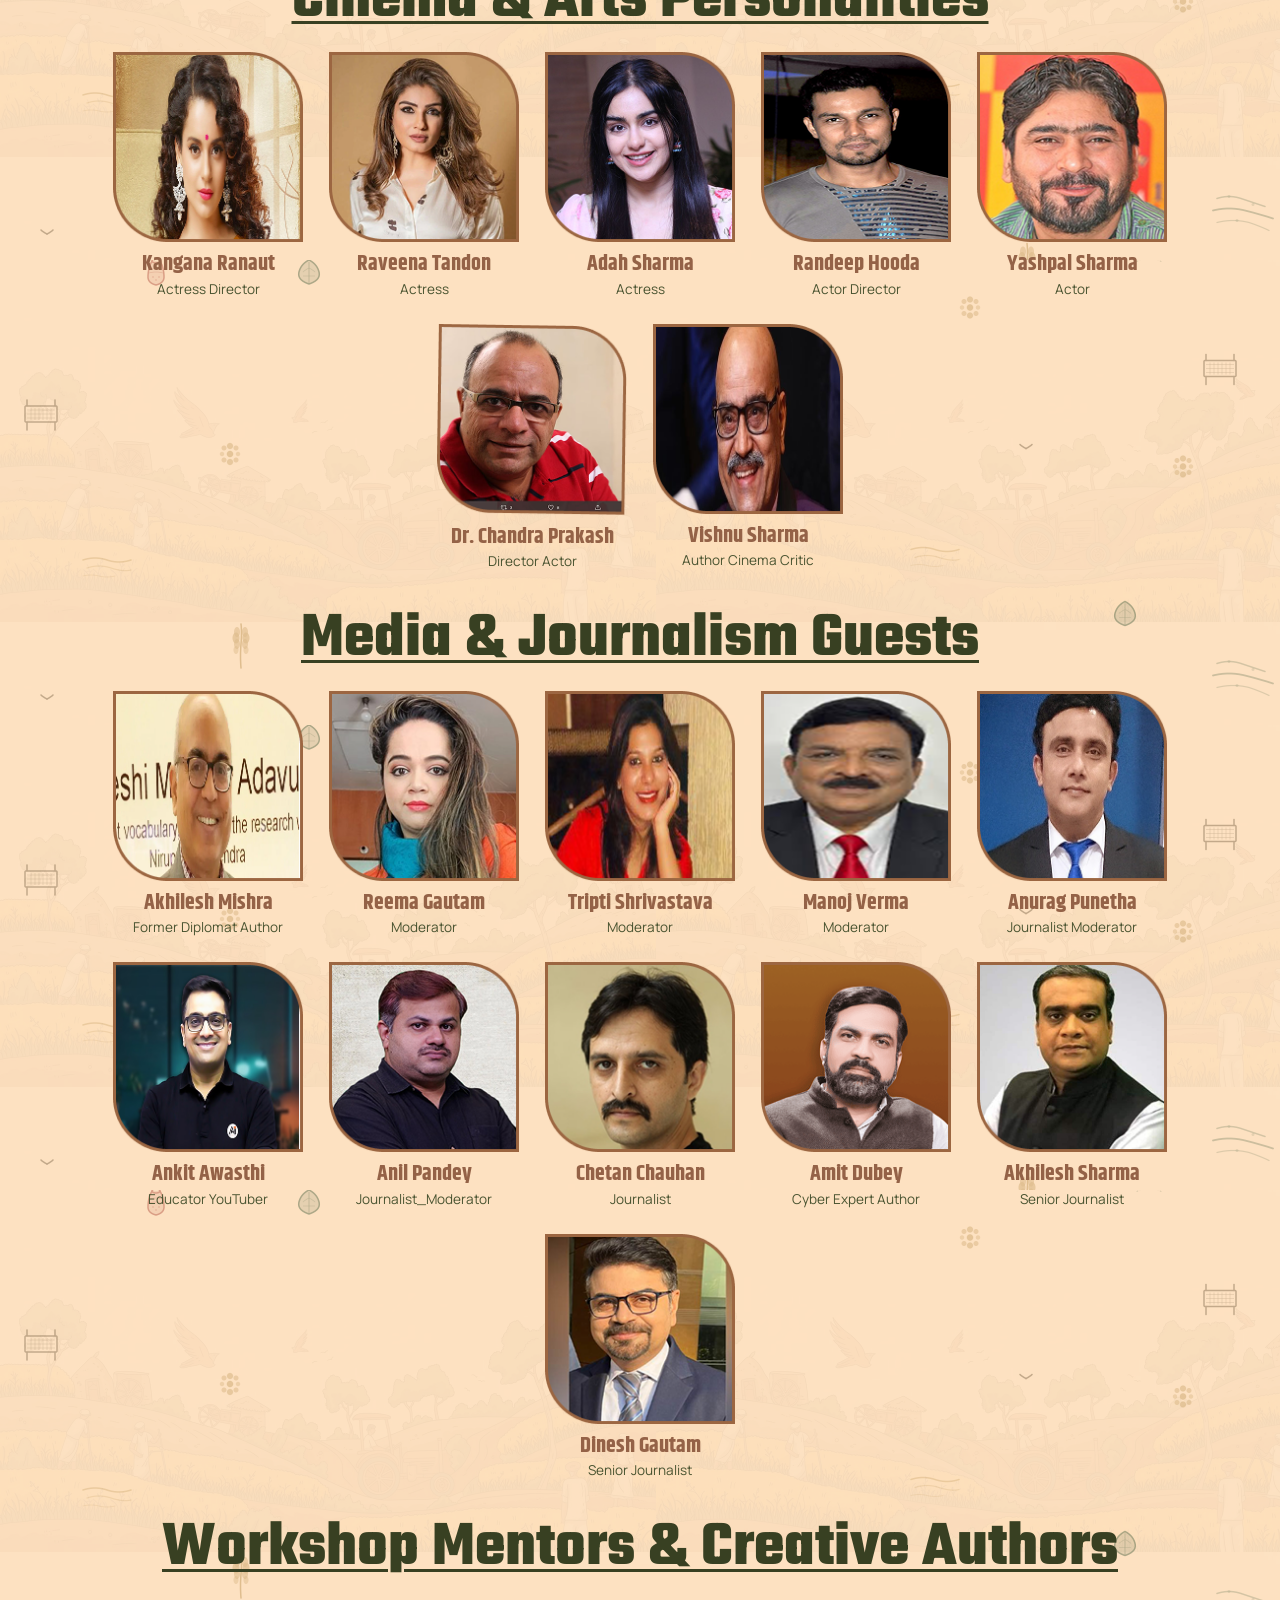
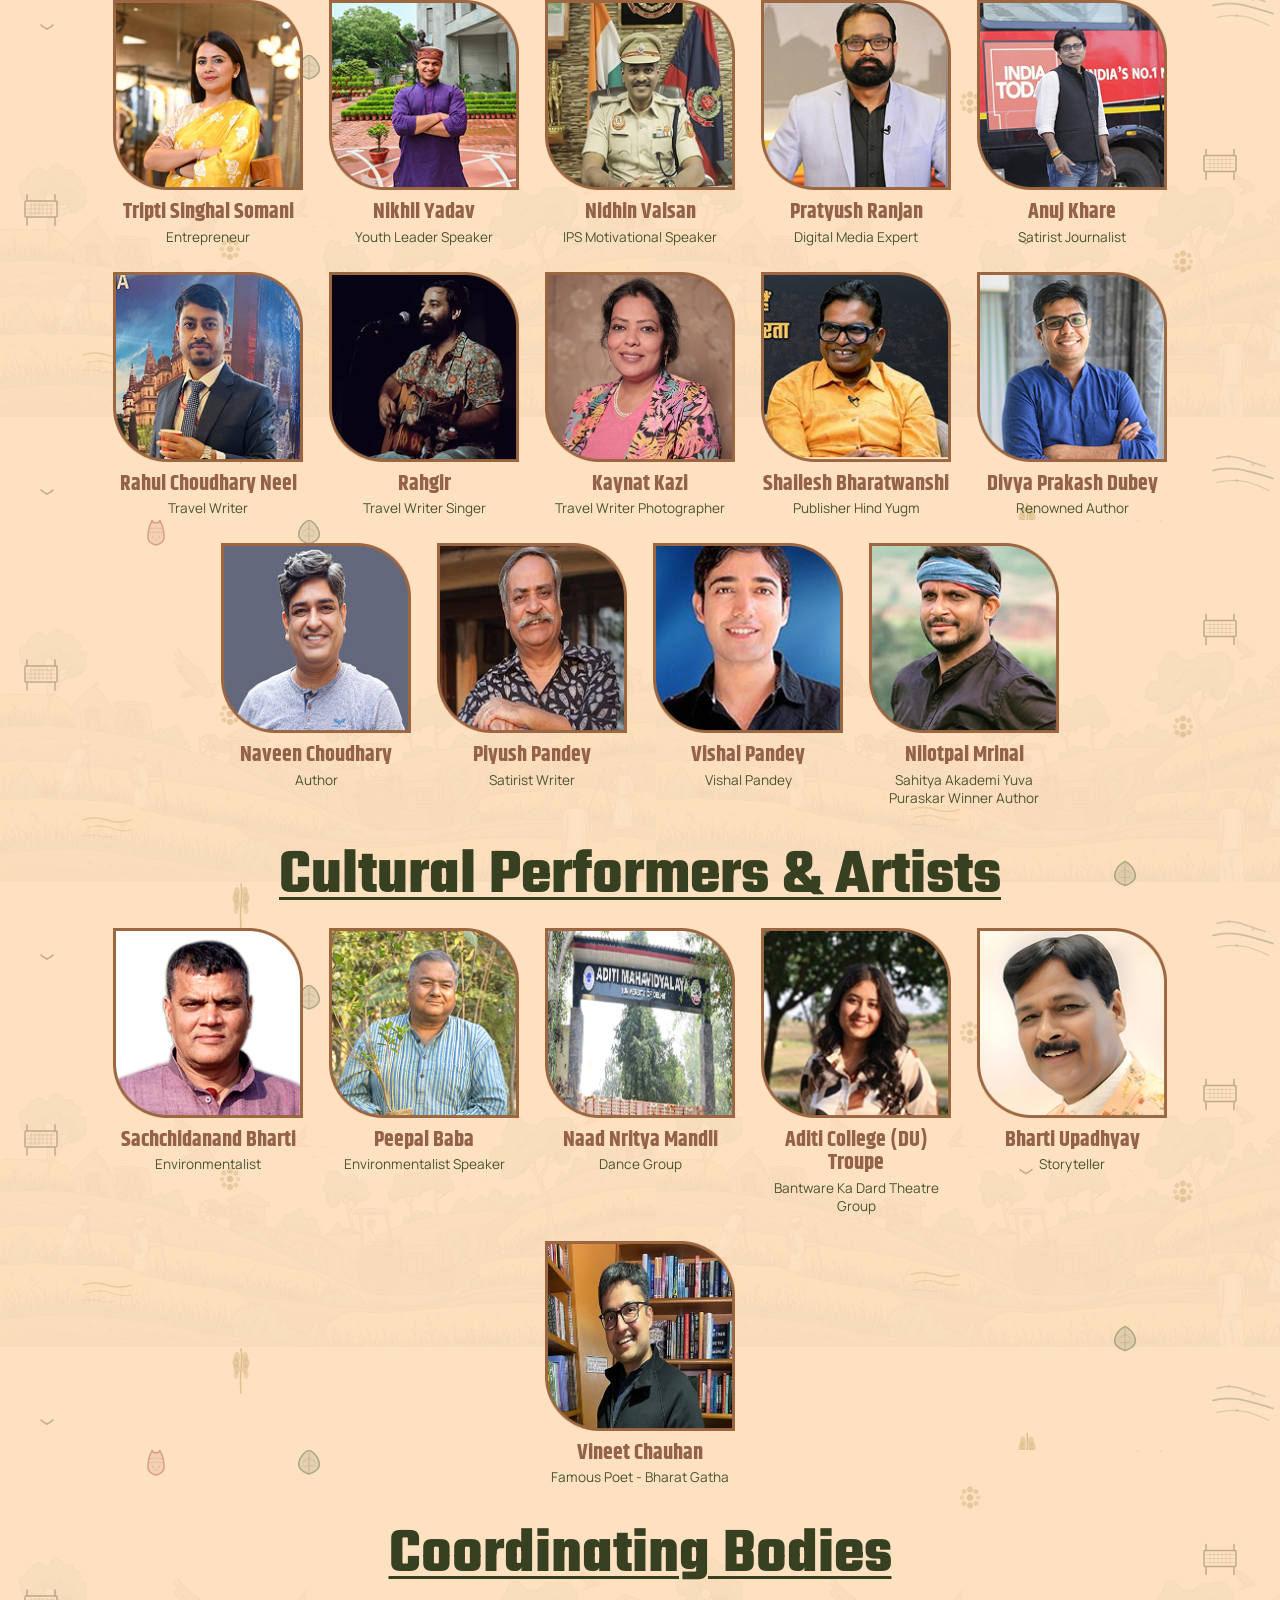
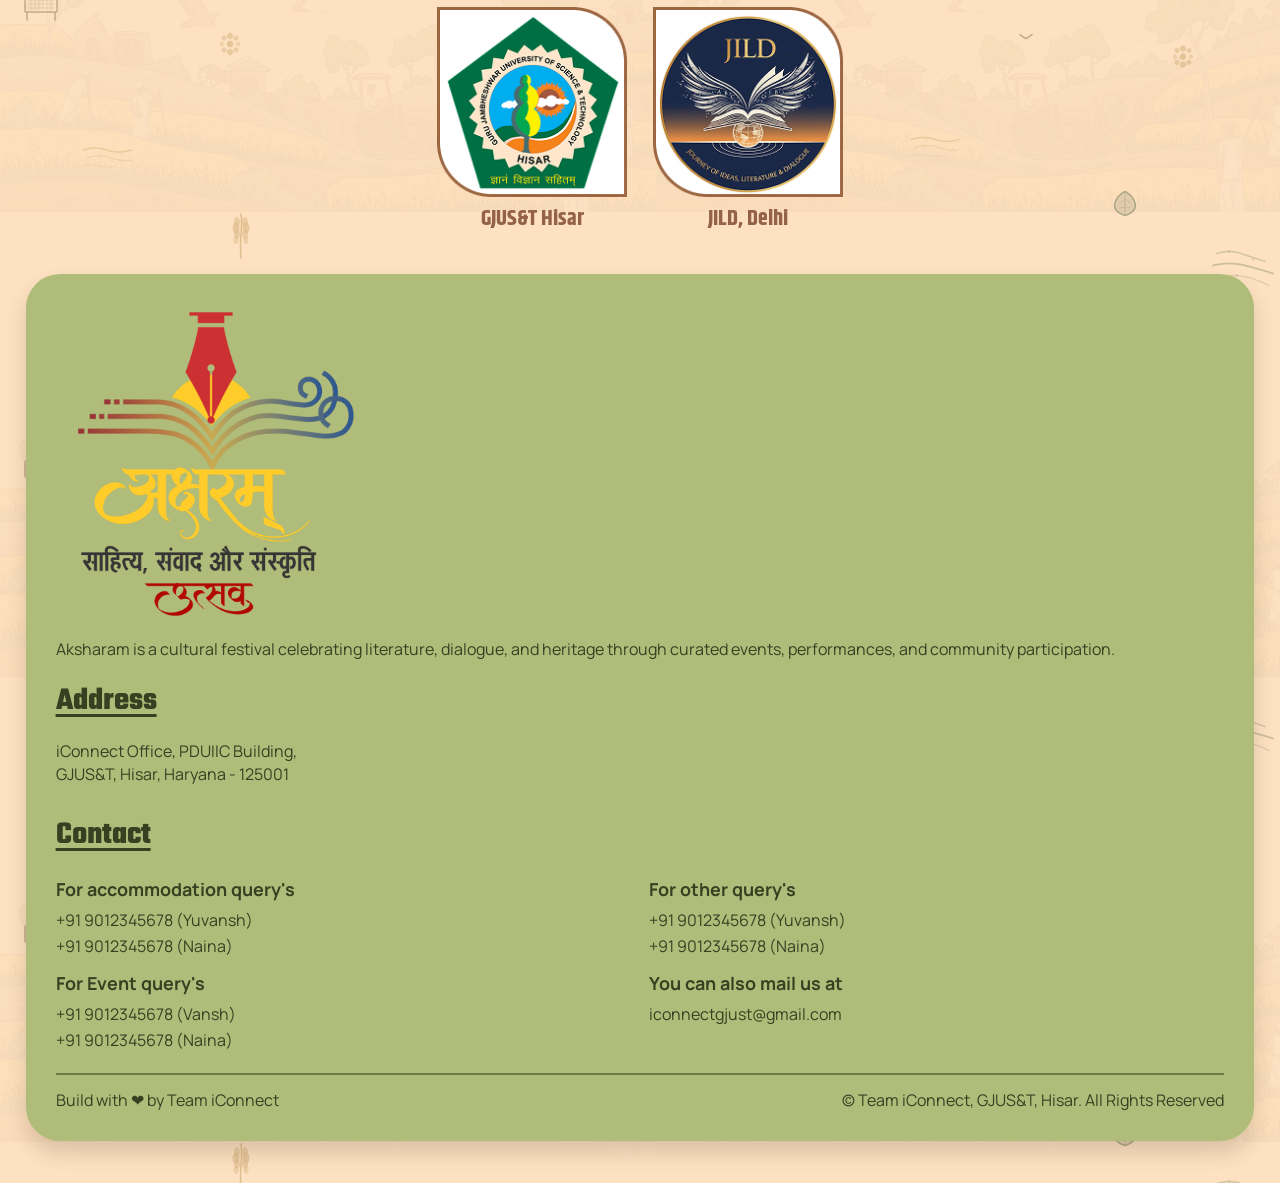
<file: guests.html>
<!DOCTYPE html>
<html lang="en">
  <head>
    <meta charset="UTF-8" />
    <meta name="viewport" content="width=device-width, initial-scale=1.0" />
    <title>Aksharam | Guests</title>
    <link rel="stylesheet" href="styles.css" />
  </head>
  <body data-page="guests">
    <header class="top-nav-wrap">
      <nav class="top-nav">
        <div class="top-nav-row">
          <a href="index.html" class="brand" aria-label="Aksharam home">
            <span class="brand-main">अक्षरम</span>
            <span class="brand-sub">साहित्य, संवाद और संस्कृति उत्सव</span>
          </a>
          <button id="navToggle" class="nav-toggle" type="button">Menu</button>
          <ul id="navLinks" class="nav-links"></ul>
        </div>
      </nav>
    </header>

    <main class="container guest-page-wrap">
      <section class="section">
        <div class="center reveal">
          <a class="btn ghost" href="index.html">← Back to Home</a>
        </div>
      </section>
      <div id="guestSections"></div>
    </main>

    <!-- <div class="farm-strip reveal">
      <img src="assets/farm_strip_bottom.png" alt="" aria-hidden="true" />
    </div> -->

    <footer id="siteFooter"></footer>

    <script src="data.js"></script>
    <script src="script.js"></script>
  </body>
</html>
</file>
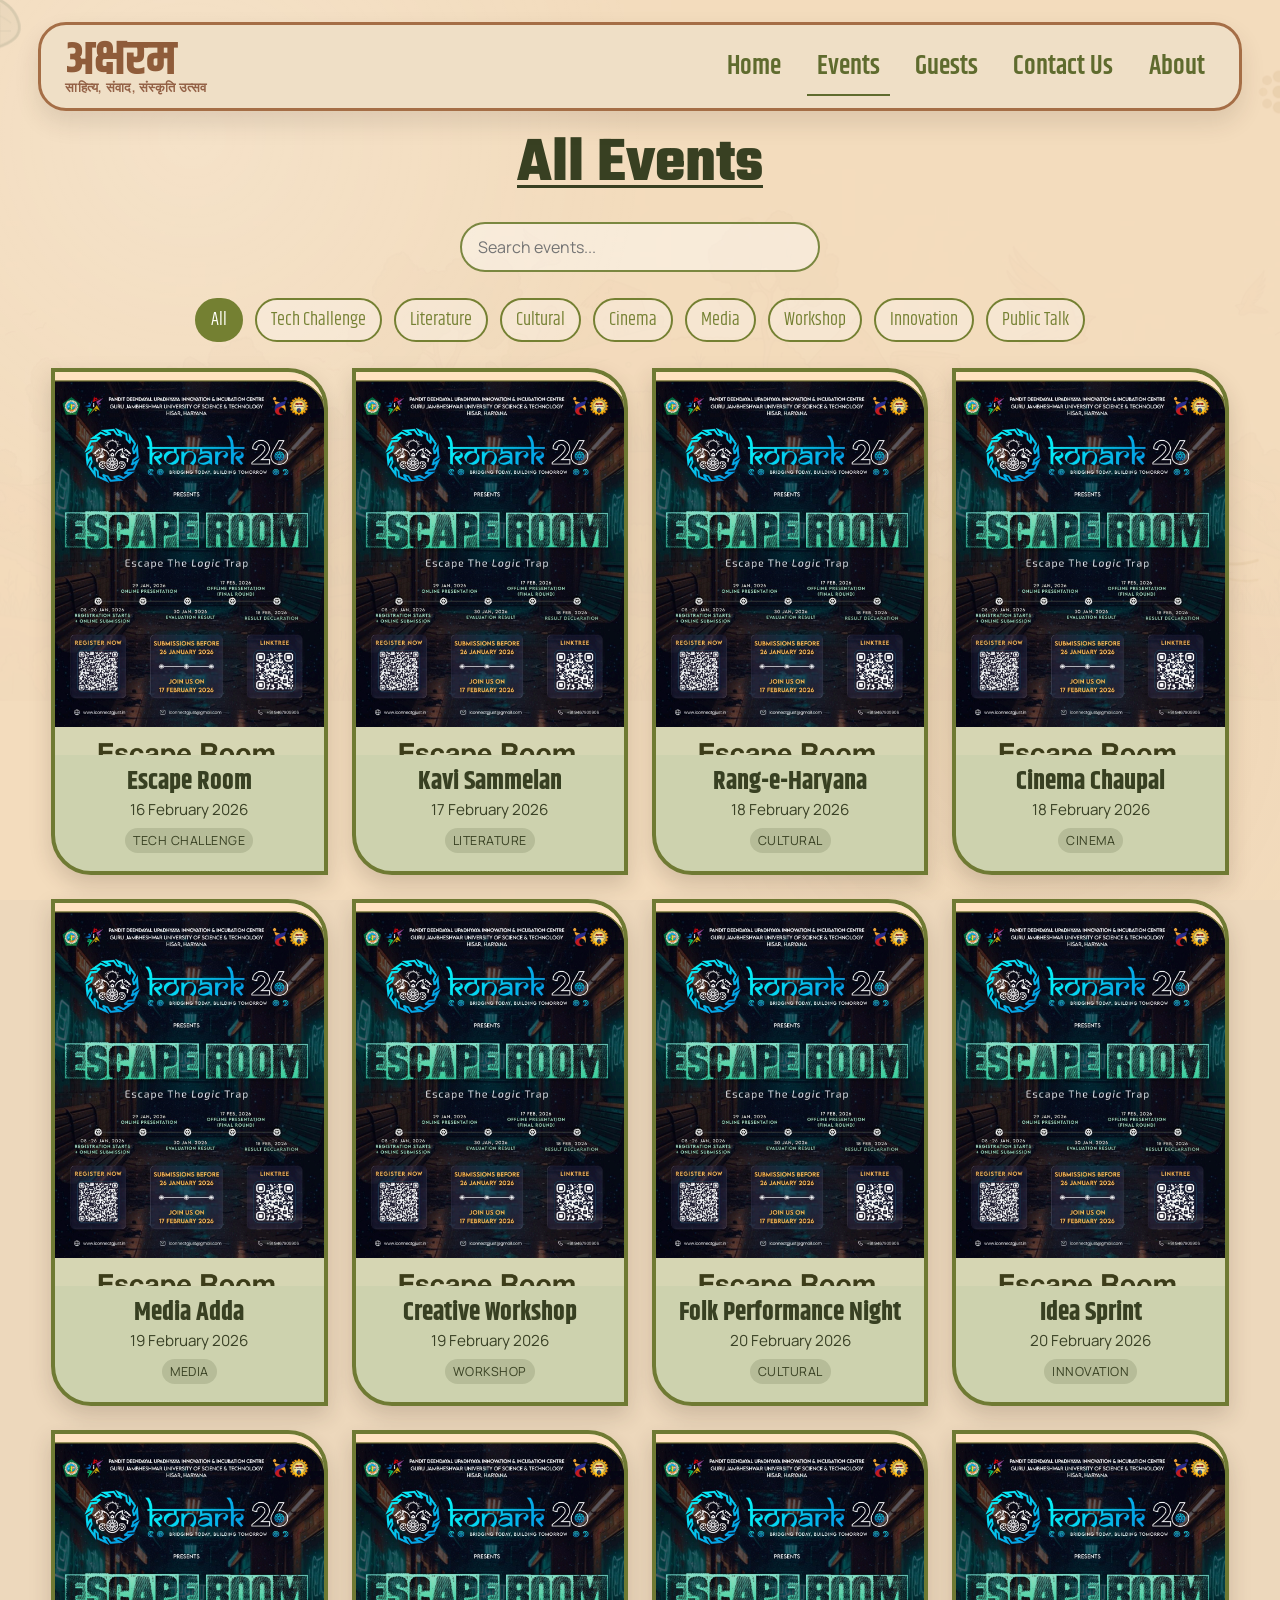
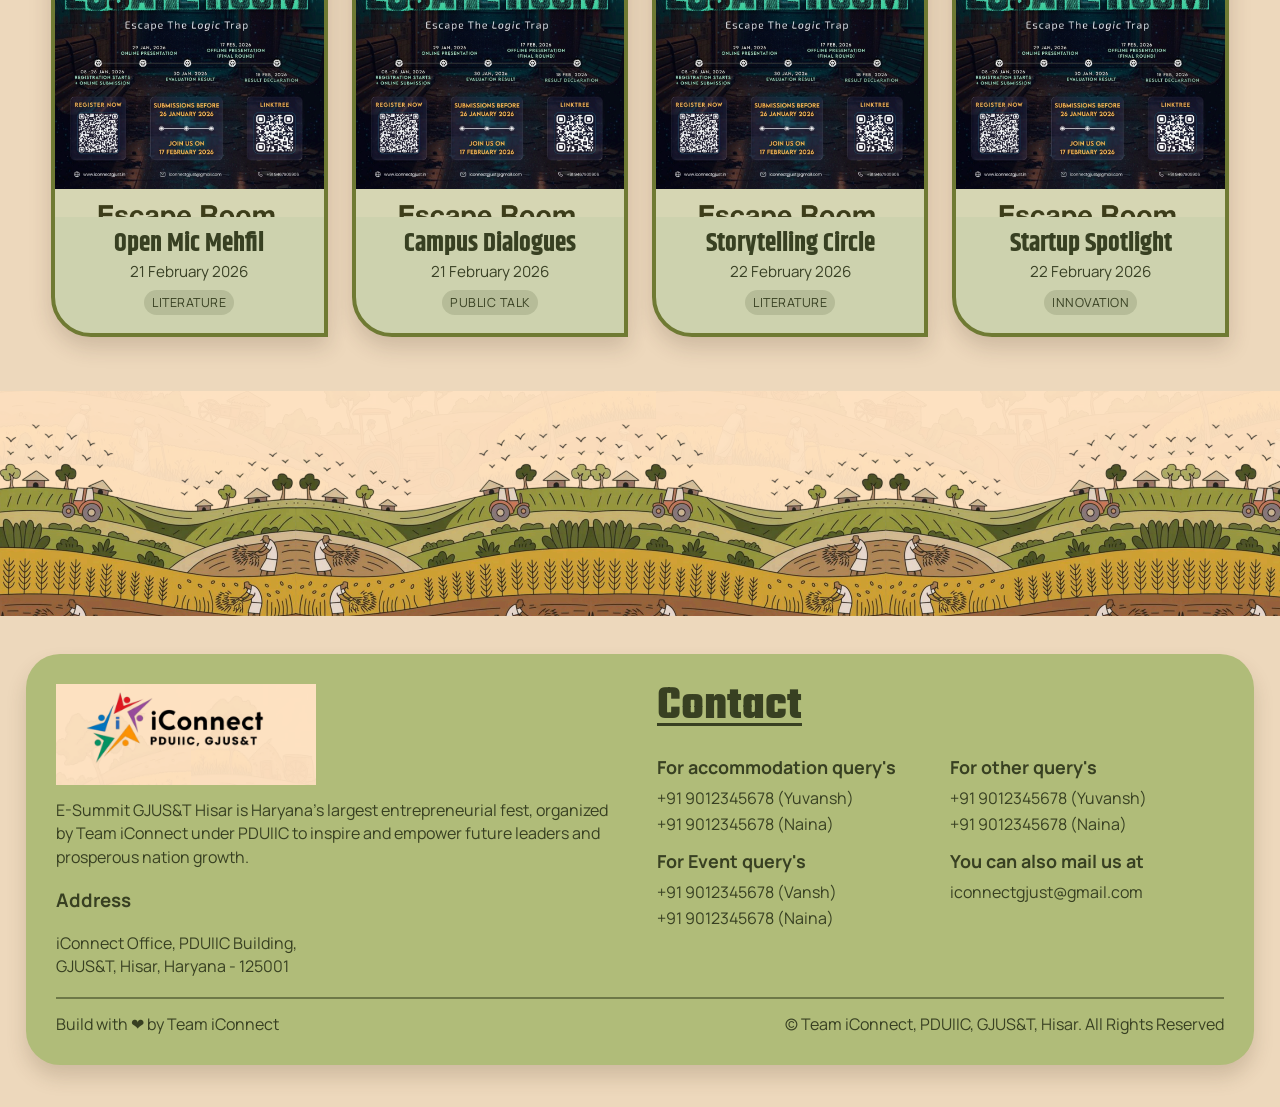
<file: website/events.html>
<!DOCTYPE html>
<html lang="en">
  <head>
    <meta charset="UTF-8" />
    <meta name="viewport" content="width=device-width, initial-scale=1.0" />
    <title>Aksharam | Events</title>
    <link rel="stylesheet" href="styles.css" />
  </head>
  <body data-page="events">
    <header class="top-nav-wrap">
      <nav class="top-nav">
        <div class="top-nav-row">
          <a href="index.html" class="brand" aria-label="Aksharam home">
            <span class="brand-main">अक्षरम</span>
            <span class="brand-sub">साहित्य, संवाद, संस्कृति उत्सव</span>
          </a>
          <button id="navToggle" class="nav-toggle" type="button">Menu</button>
          <ul id="navLinks" class="nav-links"></ul>
        </div>
      </nav>
    </header>

    <main class="container">
      <section class="section">
        <h1 class="section-title reveal">All Events</h1>
        <div class="toolbar reveal">
          <input id="eventSearch" class="search-box" type="search" placeholder="Search events..." />
        </div>
        <div id="eventFilters" class="toolbar reveal"></div>
        <div id="allEventsGrid" class="event-grid"></div>
      </section>
    </main>

    <div class="farm-strip reveal">
      <img src="assets/farm_strip.png" alt="" aria-hidden="true" />
    </div>

    <footer id="siteFooter"></footer>

    <script src="data.js"></script>
    <script src="script.js"></script>
  </body>
</html>
</file>
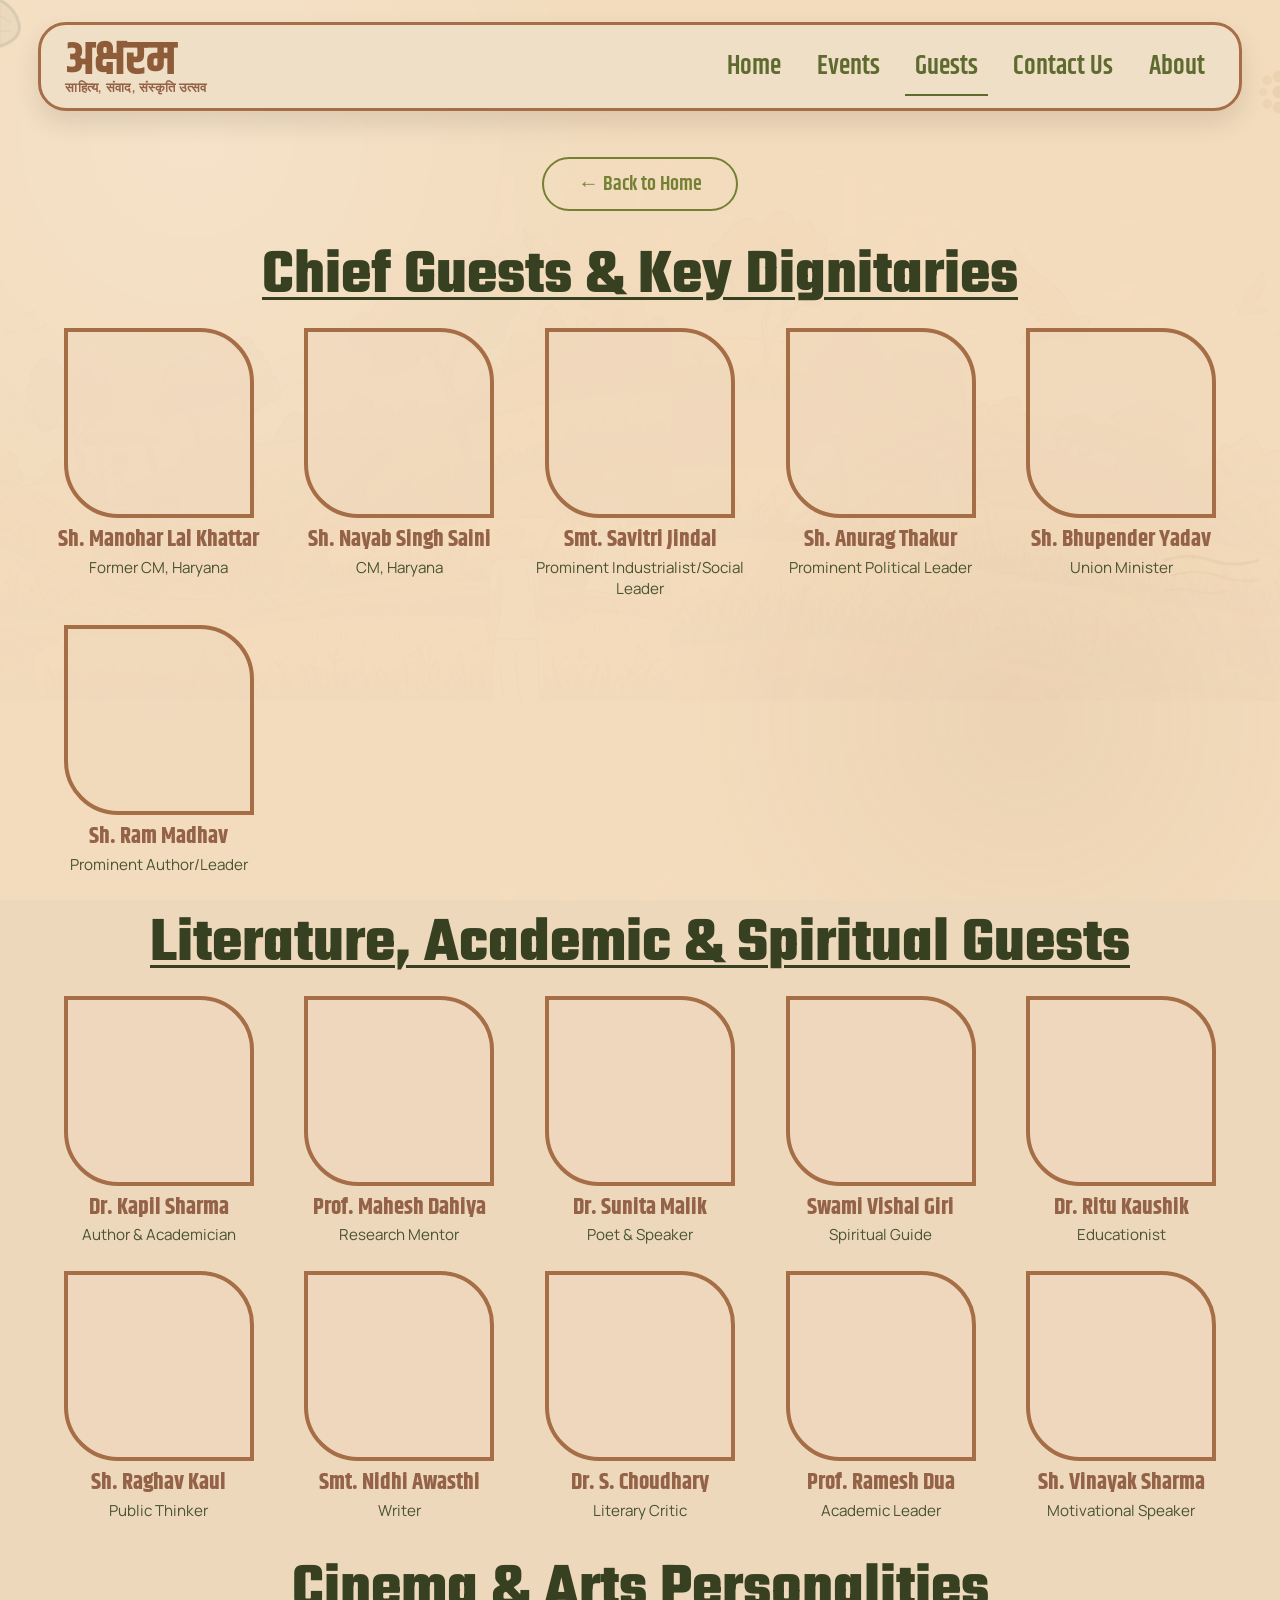
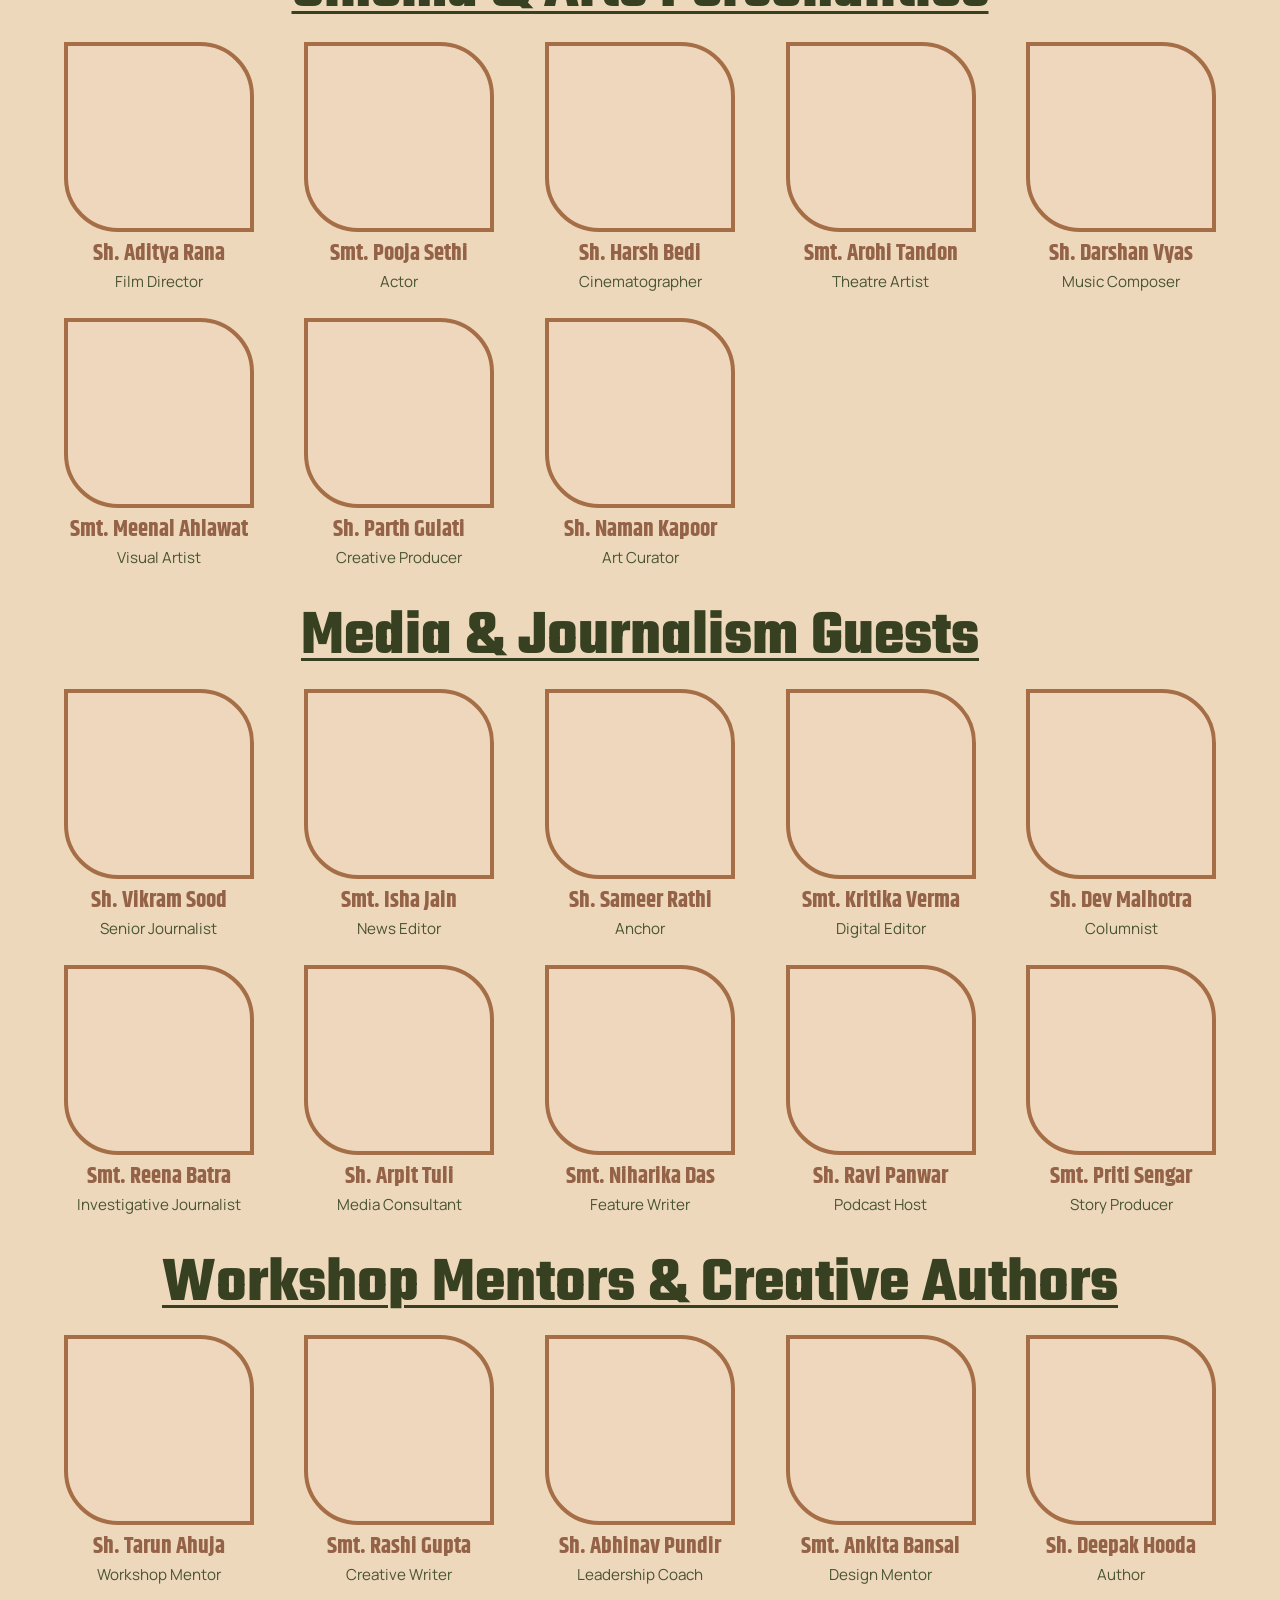
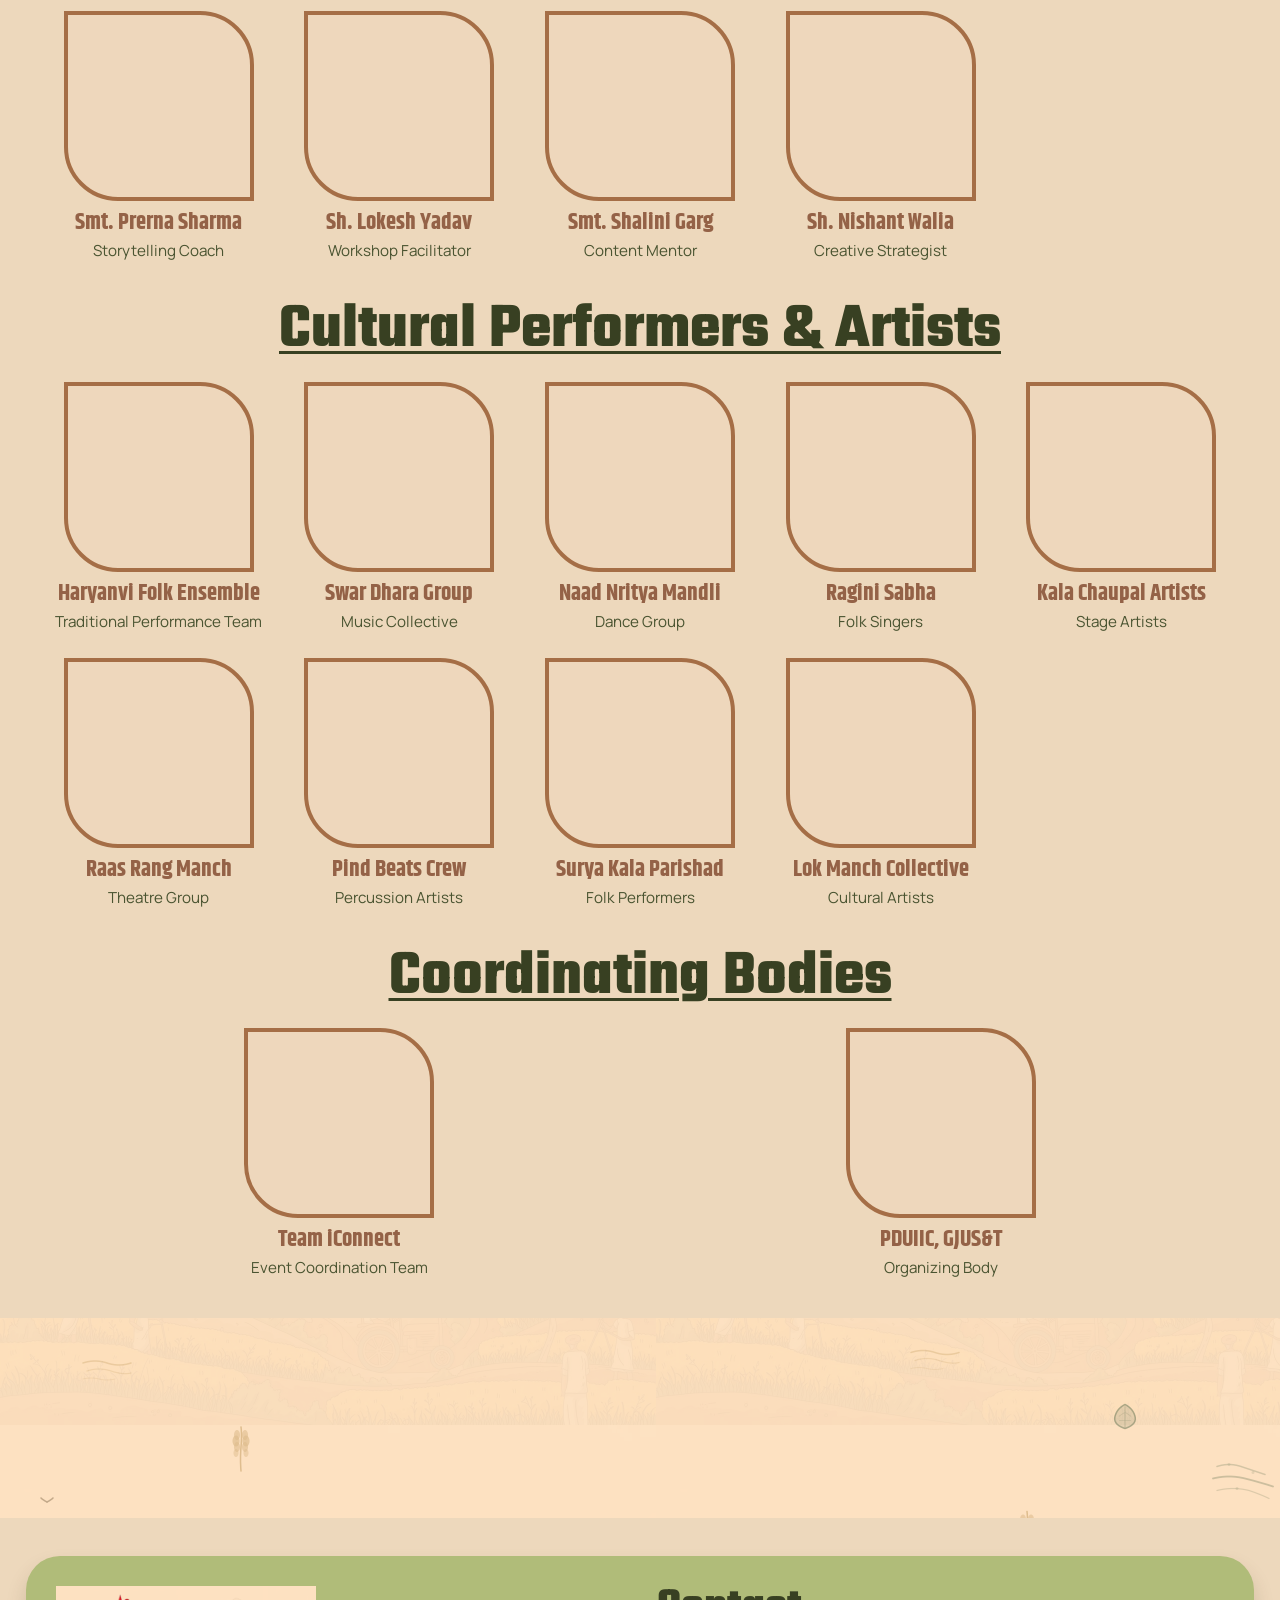
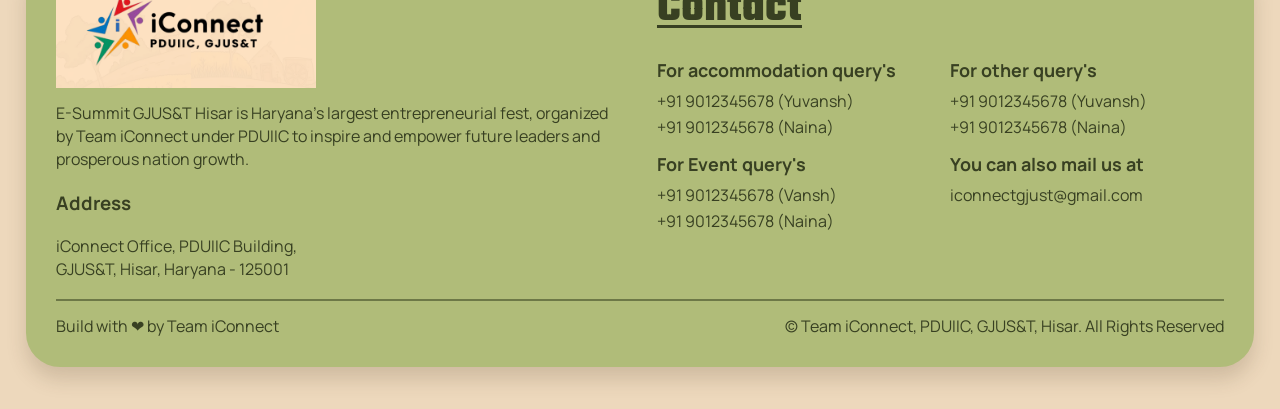
<file: website/guests.html>
<!DOCTYPE html>
<html lang="en">
  <head>
    <meta charset="UTF-8" />
    <meta name="viewport" content="width=device-width, initial-scale=1.0" />
    <title>Aksharam | Guests</title>
    <link rel="stylesheet" href="styles.css" />
  </head>
  <body data-page="guests">
    <header class="top-nav-wrap">
      <nav class="top-nav">
        <div class="top-nav-row">
          <a href="index.html" class="brand" aria-label="Aksharam home">
            <span class="brand-main">अक्षरम</span>
            <span class="brand-sub">साहित्य, संवाद, संस्कृति उत्सव</span>
          </a>
          <button id="navToggle" class="nav-toggle" type="button">Menu</button>
          <ul id="navLinks" class="nav-links"></ul>
        </div>
      </nav>
    </header>

    <main class="container guest-page-wrap">
      <section class="section">
        <div class="center reveal">
          <a class="btn ghost" href="index.html">← Back to Home</a>
        </div>
      </section>
      <div id="guestSections"></div>
    </main>

    <div class="farm-strip reveal">
      <img src="assets/farm_strip_bottom.png" alt="" aria-hidden="true" />
    </div>

    <footer id="siteFooter"></footer>

    <script src="data.js"></script>
    <script src="script.js"></script>
  </body>
</html>
</file>
<file: styles.css>
@import url("https://fonts.googleapis.com/css2?family=Khand:wght@400;500;600;700&family=Manrope:wght@400;500;700;800&family=Teko:wght@400;500;600;700&display=swap");

:root {
  --bg: #edd8bc;
  --bg-soft: #f1dfc8;
  --ink: #384022;
  --ink-soft: #4a5431;
  --stroke: #a56e46;
  --accent: #748032;
  --accent-soft: #b5bf80;
  --panel: #b5bf7f;
  --white: #fffef8;
  --shadow: rgba(73, 53, 32, 0.2);
}

* {
  box-sizing: border-box;
}

html {
  scroll-behavior: smooth;
}

body {
  margin: 0;
  color: var(--ink);
  font-family: "Manrope", sans-serif;
   background-image: url("assets/page_texture.png");
  background-repeat: repeat; 
  background-size: contain;
  overflow-x: hidden;
}

body::before {
  content: "";
  position: fixed;
  inset: 0;
  background: url("assets/page_texture.png") center top / cover repeat-y;
  opacity: 0.38;
  z-index: -2;
  pointer-events: none;
}

body::after {
  content: "";
  position: fixed;
  inset: 0;
  background: radial-gradient(circle at 15% 15%, rgba(255, 255, 255, 0.18), transparent 34%),
    radial-gradient(circle at 80% 80%, rgba(164, 125, 85, 0.08), transparent 28%);
  z-index: -1;
  pointer-events: none;
}

a {
  color: inherit;
  text-decoration: none;
}

img {
  max-width: 100%;
  display: block;
}

.container {
  width: min(1240px, 92%);
  margin-inline: auto;
}

.top-nav-wrap {
  position: sticky;
  top: 16px;
  z-index: 40;
}

.top-nav {
  width: min(1420px, 94%);
  margin: 22px auto 0;
  border: 3px solid var(--stroke);
  border-top-right-radius: 50px;
  border-bottom-left-radius: 50px;
  background: rgba(239, 223, 199, 0.95);
  backdrop-filter: blur(6px);
  box-shadow: 0 12px 24px rgba(54, 42, 29, 0.12);
}

.top-nav-row {
  display: flex;
  align-items: center;
  justify-content: space-between;
  gap: 24px;
  padding: 10px 34px;
}

.brand {
  display: flex;
  flex-direction: column;
  line-height: 0.9;
}

.brand-main {
  font-family: "Khand", sans-serif;
  font-size: clamp(1.8rem, 2.5vw, 3rem);
  font-weight: 700;
  color: #8f5c3a;
}

.brand-sub {
  font-size: 0.8rem;
  font-weight: 700;
    margin-top: 6px;
  letter-spacing: 0.02em;
  color: #946247;
}

.nav-toggle {
  display: none;
  border: 2px solid #946247;
  font-family: "Khand", sans-serif;
  color: #946247;
  font-size: 1.1rem;
  border-top-right-radius: 20px;
  border-bottom-left-radius: 20px;
  padding: 8px 12px;
  font-weight: 700;
  background: transparent;
}

.nav-links {
  list-style: none;
  margin: 0;
  padding: 0;
  display: flex;
  align-items: center;
  gap: clamp(7px, 1.1vw, 22px);
}

.nav-link {
  position: relative;
  font-family: "Khand", sans-serif;
  font-size: clamp(1.3rem, 2vw, 2rem);
  font-weight: 600;
  color: #5f6b2e;
  padding: 0px 10px;
}
.nav-link::after {
  content: "";
  position: absolute;
  left: 0;
  bottom: 0;
  width: 100%;
  height: 2px;
  background: #5f6b2e;

  transform: scaleX(0);
  transform-origin: center;   /* center grow (or use left) */
  transition: transform 0.4s ease;  /* ⏳ slower animation */
}
.nav-link:hover::after,
.nav-link.is-active::after {
  transform: scaleX(1);
}

.nav-link:hover,
.nav-link.is-active {
  border-bottom-color: #5f6b2e;
}

.hero {
  padding-top: 40px;
  padding-bottom: 38px;
  text-align: center;
}

.hero-partners {
  display: flex;
  align-items: center;
  justify-content: center;
  gap: 18px;
  margin: 0 auto;
}

.partner-logo {
  width: clamp(36px, 6.7vw, 110px);
  aspect-ratio: 1 / 1;
  object-fit: contain;
  border-radius: 18px;
  padding: 2px;
}

.partner-gju {
  border-radius: 16px;
}

.partner-jild {
  border-radius: 50%;
}

.partner-item {
  display: flex;
  flex-direction: column;
  align-items: center;
}

.partner-name {
  margin-top: 0px;
  font-family: "Khand", sans-serif;
  font-size: clamp(1rem, 1.5vw, 1.4rem);
  color: #6f7c35;
  font-weight: 600;
}

.partner-x {
  font-family: "Teko", sans-serif;
  font-size: clamp(2.2rem, 4.5vw, 4.2rem);
  line-height: 1;
  color: #825536;
}

.hero-brand-logo {
  width: min(240px, 80%);
  margin: 4px auto 0;
  border-radius: 18px;
}

.presents {
  margin: 7px 0 0px;
  font-family: "Khand", sans-serif;
  font-size: clamp(1rem, 1.5vw, 1.4rem);
  color: #6f7c35;
}

.hero-title {
  margin: 8px 0 0;
  font-family: "Khand", sans-serif;
  font-size: clamp(4.3rem, 11vw, 10rem);
  line-height: 0.9;
  letter-spacing: 0.02em;
  color: #8a5938;
  text-shadow: 2px 2px 0 rgba(89, 53, 31, 0.08);
}

.hero-subtitle {
  margin-top: 6px;
  font-family: "Khand", sans-serif;
  font-size: clamp(2rem, 4vw, 4rem);
  color: #8a5938;
}

.sponsor-strip {
  width: min(1000px, 96%);
  margin: 20px auto 0;
  padding: 14px 18px;
  border-radius: 14px;
  border: 2px solid rgba(126, 98, 64, 0.42);
  background: rgba(255, 255, 255, 0.32);
}

.sponsor-title {
  margin: 0 0 10px;
  font-family: "Khand", sans-serif;
  font-size: clamp(1.2rem, 2vw, 2rem);
  color: #6b7633;
}

.sponsor-logos {
  display: flex;
  align-items: center;
  justify-content: center;
  gap: 14px;
  flex-wrap: wrap;
}

.sponsor-logos img {
  width: auto;
  max-width: 180px;
  height: clamp(56px, 7vw, 96px);
  object-fit: contain;
  border-radius: 12px;
  background: rgba(255, 255, 255, 0.56);
  padding: 6px 10px;
  border: 1px solid rgba(126, 98, 64, 0.35);
}

.cta-row {
  display: flex;
  justify-content: center;
  flex-wrap: wrap;
  gap: 18px;
  margin-top: 28px;
}

.btn {
  display: inline-flex;
  align-items: center;
  justify-content: center;
  gap: 10px;
  border: 0;
  border-radius: 999px;
  background: var(--accent);
  color: var(--white);
  font-size: clamp(1rem, 1.6vw, 1.9rem);
  font-family: "Khand", sans-serif;
  font-weight: 600;
  line-height: 1;
  padding: 15px 34px;
  cursor: pointer;
  box-shadow: 4px 4px 0 rgba(104, 116, 50, 0.35);
  transition: transform 0.2s ease, box-shadow 0.2s ease;
}

.btn:hover {
  transform: translateY(-2px);
  box-shadow: 6px 8px 0 rgba(104, 116, 50, 0.24);
}

.btn.ghost {
  border: 2px solid var(--accent);
  background: transparent;
  color: var(--accent);
  box-shadow: none;
}

.farm-strip {
  width: 100%;
  margin-block: 18px 38px;
}

.farm-strip img {
  width: 100%;
  object-fit: cover;
}

.section {
  padding-block: 24px 36px;
}

.section-title {
  font-family: "Teko", sans-serif;
  font-size: clamp(2.4rem, 5vw, 5rem);
  line-height: 0.95;
  text-align: center;
  margin: 0 0 26px;
  color: var(--ink);
  text-decoration: underline;
  text-decoration-thickness: 3px;
  text-underline-offset: 5px;
}

.section-title-contact {
  font-family: "Teko", sans-serif;
  font-size: clamp(2rem, 1vw, 5rem);
  line-height: 0.95;
  text-align: center;
  margin: 0 0 26px;
  color: var(--ink);
  text-decoration: underline;
  text-decoration-thickness: 3px;
  text-underline-offset: 5px;
  text-align: left;
}

.section-title-address {
  font-family: "Teko", sans-serif;
  font-size: clamp(2rem, 1vw, 5rem);
  line-height: 0.95;
  text-align: center;
  margin: 24px 0 24px 0;
  color: var(--ink);
  text-decoration: underline;
  text-decoration-thickness: 3px;
  text-underline-offset: 5px;
  text-align: left;
}

.about-grid {
  display: grid;
  grid-template-columns: 1.4fr 0.9fr;
  gap: 34px;
  align-items: start;
}

.about-copy {
  font-size: clamp(1.1rem, 1.6vw, 2.1rem);
  font-weight: 500;
  line-height: 1.35;
  color: var(--ink-soft);
  text-align: justify;
}

.about-figure {
  border: 4px solid #6f7a33;
  border-radius: 0 70px 0 70px;
  overflow: hidden;
  background: #d8d7cb;
}

.feature-grid {
  margin-top: 28px;
  display: grid;
  grid-template-columns: repeat(3, minmax(0, 1fr));
  gap: 22px;
}

.feature-card {
  background: var(--accent-soft);
  border: 4px solid #72803b;
  border-radius: 0 48px 0 48px;
  padding: 20px;
  min-height: 175px;
  box-shadow: 6px 6px 0 rgba(96, 107, 48, 0.26);
}

.feature-title {
  margin: 0;
  font-family: "Khand", sans-serif;
  font-size: clamp(1.7rem, 2.7vw, 2.8rem);
}

.feature-text {
  margin: 8px 0 0;
  font-size: clamp(1rem, 1.3vw, 1.5rem);
  line-height: 1.4;
}

.guest-grid {
   display: flex;
  flex-wrap: wrap;          /* allows multiple rows */
  justify-content: center;  /* centers items in each row, including the last row */
  gap: 26px; 
}

.guest-card {
  text-align: center;
  flex: 0 1 190px;
}

.guest-avatar {
  margin-inline: auto;
  width: min(190px, 100%);
  aspect-ratio: 1 / 1;
  border-radius: 0 54px 0 54px;
}

.guest-name {
  margin: 10px 0 4px;
  font-family: "Khand", sans-serif;
  font-size: clamp(1.25rem, 1.7vw, 2.0rem);
  line-height: 1.08;
  color: #946247;
}

.guest-role {
  margin: 0;
  font-size: clamp(0.85rem, 0.85vw, 1.09rem);
  color: var(--ink-soft);
}

.center {
  text-align: center;
  margin-top: 22px;
}

.event-grid {
  display: flex;
  flex-wrap: wrap;
  justify-content: center;   /* ⭐ centers every row */
  gap: 20px;
}





/* CARD CONTAINER (FULL CARD ROTATES) */
/* OUTER CARD (NO ROTATION HERE) */
.event-card {
  perspective: 1000px;
  cursor: pointer;
  flex: 0 1 calc(50% - 12px);
  min-width: 160px;
  max-width: 260px;
}

/* INNER (THIS ROTATES) */
.event-card-inner {
  position: relative;
  width: 100%;
  border-radius: 0 40px 0 40px;
  transform-style: preserve-3d;
  transition: transform 0.6s;
  border: 4px solid #6f7a33;
  aspect-ratio: 3 / 5.2;
}

/* ⭐ CORRECT FLIP TARGET */
.event-card.is-flipped .event-card-inner {
  transform: rotateY(180deg);
}

/* BOTH SIDES */
.event-card-front,
.event-card-back {
  display: flex;
  flex-direction: column;
  height: 100%;
  position: absolute;
  inset: 0;

  border-radius: inherit;
  overflow: hidden;

  backface-visibility: hidden;
  -webkit-backface-visibility: hidden;
}

/* FRONT */
.event-card-front {
  background: #cdd2ae;
  display: flex;
  flex-direction: column;
}

/* BACK */
.event-card-back {
  background: #cdd2ae;
  transform: rotateY(180deg);

  border-radius: 40px 0 40px 0;
  /* display: flex;
  flex-direction: column;
  justify-content: center;
  align-items: center; */

  text-align: center;
}
.event-card-back h3{
  padding: 0;
  margin-bottom: 0;
  font-family: "Khand", sans-serif;
  font-size: clamp(1.2rem, 1.5vw, 1.7rem);
  line-height: 1;
}

.event-card-back p{
  padding: 0;
  margin: 8px;
  font-size: 0.9rem;
}






/* KEEP YOUR ORIGINAL DESIGN */
.event-poster {
  width: 100%;
  aspect-ratio: 3 / 4;   /* or 0.7 / 1 */
  object-fit: cover;
}

.event-body {
  text-align: center;
  padding: 10px 8px 12px;
}

.event-title {
  margin: 0;
  font-family: "Khand", sans-serif;
  font-size: clamp(1.2rem, 1.5vw, 1.7rem);
  line-height: 1;
}

.event-date {
  margin: 4px 0 0;
  font-size: clamp(0.78rem, 0.86vw, 0.98rem);
  color: #3a4126;
}

.event-category {
  margin-top: 8px;
  display: inline-block;
  font-size: 0.78rem;
  letter-spacing: 0.04em;
  text-transform: uppercase;
  background: rgba(67, 76, 37, 0.16);
  padding: 4px 8px;
  border-radius: 999px;
}







.event-body {
  text-align: center;
  padding: 10px 8px 12px;
}

.event-title {
  margin: 0;
  font-family: "Khand", sans-serif;
  font-size: clamp(1.2rem, 1.5vw, 1.7rem);
  line-height: 1;
}

.event-date {
  margin: 4px 0 0;
  font-size: clamp(0.78rem, 0.86vw, 0.98rem);
  color: #3a4126;
}

.event-category {
  margin-top: 8px;
  display: inline-block;
  font-size: 0.78rem;
  letter-spacing: 0.04em;
  text-transform: uppercase;
  background: rgba(67, 76, 37, 0.16);
  padding: 4px 8px;
  border-radius: 999px;
}

.toolbar {
  display: flex;
  flex-wrap: wrap;
  gap: 12px;
  justify-content: center;
  margin-bottom: 26px;
}

.chip {
  border: 2px solid var(--accent);
  background: rgba(255, 255, 255, 0.3);
  color: var(--accent);
  border-radius: 999px;
  padding: 7px 14px;
  font-family: "Khand", sans-serif;
  font-size: 1.1rem;
  cursor: pointer;
}

.chip.is-active {
  background: var(--accent);
  color: var(--white);
}

.search-box {
  width: min(360px, 100%);
  border: 2px solid #7a8740;
  border-radius: 999px;
  padding: 12px 16px;
  font: inherit;
  background: rgba(255, 255, 255, 0.42);
}

.connect-grid {
  display: grid;
  grid-template-columns: 1.1fr 0.95fr;
  gap: 28px;
}

.panel {
  border: 3px solid #5f7d5f;
  border-radius: 0 44px 0 44px;
  padding: 22px;
}

.reach-card p {
  font-size: clamp(1rem, 1.3vw, 1.3rem);
  line-height: 1.5;
}

.contact-form {
  background: var(--panel);
  border-color: #7b8646;
}

.form-title {
  margin: 0 0 16px;
  text-align: center;
  font-family: "Khand", sans-serif;
  font-size: clamp(1.8rem, 2.4vw, 2.7rem);
}

.field {
  margin-bottom: 18px;
}

.field label {
  display: block;
  font-size: 0.95rem;
  margin-bottom: 4px;
  opacity: 0.86;
}

.field input,
.field textarea {
  width: 100%;
  border: 0;
  border-bottom: 2px solid #6e7b45;
  background: transparent;
  padding: 8px 2px;
  font-size: 1.06rem;
  color: #2f361a;
  font-family: inherit;
}

.field textarea {
  resize: vertical;
  min-height: 84px;
}

.form-feedback {
  margin-top: 12px;
  min-height: 20px;
  font-weight: 700;
}

.social-wrap {
  text-align: center;
  padding-block: 26px 16px;
}

.social-title {
  margin: 0 0 16px;
  font-family: "Khand", sans-serif;
  font-size: clamp(2rem, 3vw, 3.2rem);
}

.social-list {
  display: flex;
  justify-content: center;
  flex-wrap: wrap;
  gap: 16px;
}

.social-pill {
  width: 48px;
  height: 48px;
  border-radius: 50%;
  border: 2px solid #445121;
  display: grid;
  place-items: center;
  font-size: 1.3rem;
  font-weight: 800;
  color: #445121;
  background: rgba(255, 255, 255, 0.33);
}

.site-footer {
  margin: 28px auto 42px;
  width: min(1460px, 96%);
  background: #b0bc79;
  border-radius: 34px;
  padding: 30px;
  box-shadow: 0 12px 20px rgba(73, 53, 32, 0.18);
}

.footer-top {
  display: grid;
  grid-template-columns: 1fr 1fr;
  gap: 34px;
}

.footer-branding {
  display: flex;
  gap: 16px;
  align-items: center;
  margin-bottom: 14px;
}

.mini-logo {
  width: min(320px, 100%);
}

.footer-note {
  margin: 0;
  font-size: clamp(1rem, 1.1vw, 1.2rem);
  line-height: 1.45;
  text-align: justify;
}

.contact-columns {
  display: grid;
  grid-template-columns: repeat(2, minmax(0, 1fr));
  gap: 18px;
}

.contact-box h4 {
  margin: 0 0 8px;
  font-size: 1.12rem;
}

.contact-box p {
  margin: 4px 0;
  font-size: 1rem;
}

.footer-bottom {
  margin-top: 18px;
  padding-top: 14px;
  border-top: 2px solid rgba(55, 64, 31, 0.54);
  display: flex;
  justify-content: space-between;
  gap: 10px;
  flex-wrap: wrap;
}

.guest-page-wrap .category-block {
  margin-bottom: 40px;
}

/* .guest-page-wrap .guest-grid {
  grid-template-columns: repeat(auto-fit, minmax(190px, 1fr));
} */

.category-block .section-title {
  margin-bottom: 20px;
}

.reveal {
  opacity: 0;
  transform: translateY(28px);
  transition: opacity 0.6s ease, transform 0.6s ease;
}

.reveal.is-visible {
  opacity: 1;
  transform: translateY(0);
}








@media (max-width: 1280px) {
  .about-grid {
    grid-template-columns: 1fr;
  }

  .about-figure {
    max-width: 520px;
    margin: 0 auto;
  }

  .connect-grid,
  .footer-top {
    grid-template-columns: 1fr;
  }
}

@media (max-width: 1024px) {
  .feature-grid {
    grid-template-columns: 1fr;
  }

  .top-nav-row {
    flex-wrap: wrap;
  }

  .nav-toggle {
    display: inline-flex;
  }

  .nav-links {
    width: 100%;
    display: none;
    flex-direction: column;
    align-items: center;
text-align: center;
    border-top: 2px dashed rgba(114, 128, 59, 0.42);
    padding-top: 12px;
  }


  .nav-links.is-open {
    display: flex;
  
  }
  .feature-card {
  min-height: 150px;
  }

  .hero {
    padding-top: 54px;
  }

  .sponsor-strip {
    width: 100%;
  }

  .footer-bottom {
    flex-direction: column;
  }
}

@media (max-width: 640px) {
  .section {
    padding-block: 16px 24px;
  }

  .contact-columns {
    grid-template-columns: 1fr;
  }

  .site-footer {
    border-radius: 20px;
    padding: 18px;
  }

  .top-nav{
    margin-top:8px ;
  }
   .top-nav-wrap {
  top: 9px;;
}

  .top-nav-row {
  padding: 5px 34px;
}

.nav-toggle {
  padding: 6px 8px;
}

  .event-card {
  flex: 0 0 calc(50% - 5px); /* ❌ no shrinking */
  border-width: 3px;
    border-radius: 0 24px 0 24px;
}

  .guest-page-wrap .guest-grid {
    display: flex;         /* force flex back */
    flex-wrap: wrap;
    justify-content: center;
    gap: 13px;
  }

  .guest-card {
    flex: 0 1 calc(50% - 13px);
  }

  .feature-card {
  min-height: 130px;
  }

  /* .cta-row .btn {
    width: 100%;
  } */
  .partner-logo {
    width: clamp(74px, 24vw, 100px);
  }

  .sponsor-logos img {
    height: 54px;
    max-width: 116px;
  }

  .event-title {
    font-size: 1.04rem;
  }

  .event-date {
    font-size: 0.72rem;
  }
  .event-category {
    font-size: 0.62rem;
    padding: 3px 6px;
  }
  .event-grid {
    gap: 10px;
  }
  .mini-logo {
  width: min(240px, 90%);
}
.brand-main {
  font-size: clamp(1.8rem, 2.4vw, 3rem);

}

.brand-sub {
  font-size: 0.6rem;
}
}

@media (max-width: 480px) {

  .event-body {
    padding: 8px 6px 10px;
  }

  .event-title {
    font-size: 0.95rem;
  }
  .event-card-inner {
    aspect-ratio: 3/ 5.5;
  }
  .mini-logo {
  width: min(160px, 90%);
}
}
</file>
<file: website/styles.css>
@import url("https://fonts.googleapis.com/css2?family=Khand:wght@400;500;600;700&family=Manrope:wght@400;500;700;800&family=Teko:wght@400;500;600;700&display=swap");

:root {
  --bg: #edd8bc;
  --bg-soft: #f1dfc8;
  --ink: #384022;
  --ink-soft: #4a5431;
  --stroke: #a56e46;
  --accent: #748032;
  --accent-soft: #b5bf80;
  --panel: #b5bf7f;
  --white: #fffef8;
  --shadow: rgba(73, 53, 32, 0.2);
}

* {
  box-sizing: border-box;
}

html {
  scroll-behavior: smooth;
}

body {
  margin: 0;
  color: var(--ink);
  font-family: "Manrope", sans-serif;
  background: var(--bg);
  overflow-x: hidden;
}

body::before {
  content: "";
  position: fixed;
  inset: 0;
  background: url("assets/page_texture.png") center top / cover repeat-y;
  opacity: 0.38;
  z-index: -2;
  pointer-events: none;
}

body::after {
  content: "";
  position: fixed;
  inset: 0;
  background: radial-gradient(circle at 15% 15%, rgba(255, 255, 255, 0.18), transparent 34%),
    radial-gradient(circle at 80% 80%, rgba(164, 125, 85, 0.08), transparent 28%);
  z-index: -1;
  pointer-events: none;
}

a {
  color: inherit;
  text-decoration: none;
}

img {
  max-width: 100%;
  display: block;
}

.container {
  width: min(1240px, 92%);
  margin-inline: auto;
}

.top-nav-wrap {
  position: sticky;
  top: 16px;
  z-index: 40;
}

.top-nav {
  width: min(1420px, 94%);
  margin: 22px auto 0;
  border: 3px solid var(--stroke);
  border-radius: 28px;
  background: rgba(239, 223, 199, 0.95);
  backdrop-filter: blur(6px);
  box-shadow: 0 12px 24px rgba(54, 42, 29, 0.12);
}

.top-nav-row {
  display: flex;
  align-items: center;
  justify-content: space-between;
  gap: 24px;
  padding: 14px 24px;
}

.brand {
  display: flex;
  flex-direction: column;
  line-height: 0.9;
}

.brand-main {
  font-family: "Khand", sans-serif;
  font-size: clamp(2rem, 4vw, 3rem);
  font-weight: 700;
  color: #8f5c3a;
}

.brand-sub {
  font-size: 0.8rem;
  font-weight: 700;
  letter-spacing: 0.02em;
  color: #946247;
}

.nav-toggle {
  display: none;
  border: 2px solid var(--accent);
  border-radius: 10px;
  padding: 8px 12px;
  font-weight: 700;
  background: transparent;
  color: var(--ink);
}

.nav-links {
  list-style: none;
  margin: 0;
  padding: 0;
  display: flex;
  align-items: center;
  gap: clamp(10px, 1.2vw, 22px);
}

.nav-link {
  font-family: "Khand", sans-serif;
  font-size: clamp(1.3rem, 2vw, 2rem);
  font-weight: 600;
  color: #5f6b2e;
  padding: 8px 10px;
  border-bottom: 2px solid transparent;
  transition: 0.2s ease;
}

.nav-link:hover,
.nav-link.is-active {
  border-bottom-color: #5f6b2e;
}

.hero {
  padding-top: 80px;
  padding-bottom: 38px;
  text-align: center;
}

.iconnect {
  margin: 0 auto;
  max-width: 520px;
  filter: drop-shadow(0 2px 6px rgba(54, 42, 29, 0.15));
}

.presents {
  margin: 14px 0 10px;
  font-family: "Khand", sans-serif;
  font-size: clamp(1.6rem, 2vw, 2.4rem);
  color: #6f7c35;
}

.hero-title {
  margin: 8px 0 0;
  font-family: "Khand", sans-serif;
  font-size: clamp(4.3rem, 11vw, 10rem);
  line-height: 0.9;
  letter-spacing: 0.02em;
  color: #8a5938;
  text-shadow: 2px 2px 0 rgba(89, 53, 31, 0.08);
}

.hero-subtitle {
  margin-top: 6px;
  font-family: "Khand", sans-serif;
  font-size: clamp(2rem, 4vw, 4rem);
  color: #8a5938;
}

.cta-row {
  display: flex;
  justify-content: center;
  flex-wrap: wrap;
  gap: 18px;
  margin-top: 28px;
}

.btn {
  display: inline-flex;
  align-items: center;
  justify-content: center;
  gap: 10px;
  border: 0;
  border-radius: 999px;
  background: var(--accent);
  color: var(--white);
  font-size: clamp(1rem, 1.6vw, 1.9rem);
  font-family: "Khand", sans-serif;
  font-weight: 600;
  line-height: 1;
  padding: 15px 34px;
  cursor: pointer;
  box-shadow: 4px 4px 0 rgba(104, 116, 50, 0.35);
  transition: transform 0.2s ease, box-shadow 0.2s ease;
}

.btn:hover {
  transform: translateY(-2px);
  box-shadow: 6px 8px 0 rgba(104, 116, 50, 0.24);
}

.btn.ghost {
  border: 2px solid var(--accent);
  background: transparent;
  color: var(--accent);
  box-shadow: none;
}

.farm-strip {
  width: 100%;
  margin-block: 18px 38px;
}

.farm-strip img {
  width: 100%;
  object-fit: cover;
}

.section {
  padding-block: 24px 36px;
}

.section-title {
  font-family: "Teko", sans-serif;
  font-size: clamp(2.4rem, 5vw, 5rem);
  line-height: 0.95;
  text-align: center;
  margin: 0 0 26px;
  color: var(--ink);
  text-decoration: underline;
  text-decoration-thickness: 3px;
  text-underline-offset: 5px;
}

.about-grid {
  display: grid;
  grid-template-columns: 1.4fr 0.9fr;
  gap: 34px;
  align-items: start;
}

.about-copy {
  font-size: clamp(1.1rem, 1.6vw, 2.1rem);
  font-weight: 500;
  line-height: 1.35;
  color: var(--ink-soft);
}

.about-figure {
  border: 4px solid #6f7a33;
  border-radius: 0 70px 0 70px;
  overflow: hidden;
  background: #d8d7cb;
}

.feature-grid {
  margin-top: 28px;
  display: grid;
  grid-template-columns: repeat(3, minmax(0, 1fr));
  gap: 22px;
}

.feature-card {
  background: var(--accent-soft);
  border: 4px solid #72803b;
  border-radius: 0 48px 0 48px;
  padding: 20px;
  min-height: 175px;
  box-shadow: 6px 6px 0 rgba(96, 107, 48, 0.26);
}

.feature-title {
  margin: 0;
  font-family: "Khand", sans-serif;
  font-size: clamp(1.7rem, 2.7vw, 2.8rem);
}

.feature-text {
  margin: 8px 0 0;
  font-size: clamp(1rem, 1.3vw, 1.5rem);
  line-height: 1.4;
}

.guest-grid {
  display: grid;
  grid-template-columns: repeat(auto-fit, minmax(190px, 1fr));
  gap: 26px;
}

.guest-card {
  text-align: center;
}

.guest-avatar {
  margin-inline: auto;
  width: min(190px, 100%);
  aspect-ratio: 1 / 1;
  border: 4px solid var(--stroke);
  border-radius: 0 54px 0 54px;
  background: rgba(238, 216, 188, 0.55);
}

.guest-name {
  margin: 10px 0 4px;
  font-family: "Khand", sans-serif;
  font-size: clamp(1.35rem, 1.8vw, 2.1rem);
  line-height: 1.08;
  color: #946247;
}

.guest-role {
  margin: 0;
  font-size: clamp(0.95rem, 1vw, 1.18rem);
  color: var(--ink-soft);
}

.center {
  text-align: center;
  margin-top: 22px;
}

.event-grid {
  display: grid;
  grid-template-columns: repeat(auto-fit, minmax(220px, 1fr));
  gap: 24px;
}

.event-card {
  border: 4px solid #6f7a33;
  border-radius: 0 40px 0 40px;
  overflow: hidden;
  box-shadow: 0 10px 22px rgba(57, 41, 27, 0.18);
  background: #cdd2ae;
}

.event-poster {
  width: 100%;
  aspect-ratio: 0.7 / 1;
  object-fit: cover;
}

.event-body {
  text-align: center;
  padding: 14px 10px 18px;
}

.event-title {
  margin: 0;
  font-family: "Khand", sans-serif;
  font-size: clamp(1.6rem, 1.9vw, 2.4rem);
  line-height: 1;
}

.event-date {
  margin: 4px 0 0;
  font-size: clamp(0.95rem, 1vw, 1.2rem);
  color: #3a4126;
}

.event-category {
  margin-top: 8px;
  display: inline-block;
  font-size: 0.78rem;
  letter-spacing: 0.04em;
  text-transform: uppercase;
  background: rgba(67, 76, 37, 0.16);
  padding: 4px 8px;
  border-radius: 999px;
}

.toolbar {
  display: flex;
  flex-wrap: wrap;
  gap: 12px;
  justify-content: center;
  margin-bottom: 26px;
}

.chip {
  border: 2px solid var(--accent);
  background: rgba(255, 255, 255, 0.3);
  color: var(--accent);
  border-radius: 999px;
  padding: 7px 14px;
  font-family: "Khand", sans-serif;
  font-size: 1.1rem;
  cursor: pointer;
}

.chip.is-active {
  background: var(--accent);
  color: var(--white);
}

.search-box {
  width: min(360px, 100%);
  border: 2px solid #7a8740;
  border-radius: 999px;
  padding: 12px 16px;
  font: inherit;
  background: rgba(255, 255, 255, 0.42);
}

.connect-grid {
  display: grid;
  grid-template-columns: 1.1fr 0.95fr;
  gap: 28px;
}

.panel {
  border: 3px solid #5f7d5f;
  border-radius: 0 44px 0 44px;
  padding: 22px;
}

.reach-card p {
  font-size: clamp(1rem, 1.3vw, 1.3rem);
  line-height: 1.5;
}

.contact-form {
  background: var(--panel);
  border-color: #7b8646;
}

.form-title {
  margin: 0 0 16px;
  text-align: center;
  font-family: "Khand", sans-serif;
  font-size: clamp(1.8rem, 2.4vw, 2.7rem);
}

.field {
  margin-bottom: 18px;
}

.field label {
  display: block;
  font-size: 0.95rem;
  margin-bottom: 4px;
  opacity: 0.86;
}

.field input,
.field textarea {
  width: 100%;
  border: 0;
  border-bottom: 2px solid #6e7b45;
  background: transparent;
  padding: 8px 2px;
  font-size: 1.06rem;
  color: #2f361a;
  font-family: inherit;
}

.field textarea {
  resize: vertical;
  min-height: 84px;
}

.form-feedback {
  margin-top: 12px;
  min-height: 20px;
  font-weight: 700;
}

.social-wrap {
  text-align: center;
  padding-block: 26px 16px;
}

.social-title {
  margin: 0 0 16px;
  font-family: "Khand", sans-serif;
  font-size: clamp(2rem, 3vw, 3.2rem);
}

.social-list {
  display: flex;
  justify-content: center;
  flex-wrap: wrap;
  gap: 16px;
}

.social-pill {
  width: 48px;
  height: 48px;
  border-radius: 50%;
  border: 2px solid #445121;
  display: grid;
  place-items: center;
  font-size: 0.72rem;
  font-weight: 800;
  color: #445121;
  background: rgba(255, 255, 255, 0.33);
}

.site-footer {
  margin: 28px auto 42px;
  width: min(1460px, 96%);
  background: #b0bc79;
  border-radius: 34px;
  padding: 30px;
  box-shadow: 0 12px 20px rgba(73, 53, 32, 0.18);
}

.footer-top {
  display: grid;
  grid-template-columns: 1fr 1fr;
  gap: 34px;
}

.footer-branding {
  display: flex;
  gap: 16px;
  align-items: center;
  margin-bottom: 14px;
}

.mini-logo {
  width: min(260px, 100%);
}

.footer-note {
  margin: 0;
  font-size: clamp(1rem, 1.1vw, 1.2rem);
  line-height: 1.45;
}

.contact-columns {
  display: grid;
  grid-template-columns: repeat(2, minmax(0, 1fr));
  gap: 18px;
}

.contact-box h4 {
  margin: 0 0 8px;
  font-size: 1.12rem;
}

.contact-box p {
  margin: 4px 0;
  font-size: 1rem;
}

.footer-bottom {
  margin-top: 18px;
  padding-top: 14px;
  border-top: 2px solid rgba(55, 64, 31, 0.54);
  display: flex;
  justify-content: space-between;
  gap: 10px;
  flex-wrap: wrap;
}

.guest-page-wrap .category-block {
  margin-bottom: 40px;
}

.guest-page-wrap .guest-grid {
  grid-template-columns: repeat(auto-fit, minmax(190px, 1fr));
}

.category-block .section-title {
  margin-bottom: 20px;
}

.reveal {
  opacity: 0;
  transform: translateY(28px);
  transition: opacity 0.6s ease, transform 0.6s ease;
}

.reveal.is-visible {
  opacity: 1;
  transform: translateY(0);
}

@media (max-width: 1180px) {
  .about-grid {
    grid-template-columns: 1fr;
  }

  .about-figure {
    max-width: 520px;
    margin: 0 auto;
  }

  .connect-grid,
  .footer-top {
    grid-template-columns: 1fr;
  }
}

@media (max-width: 900px) {
  .feature-grid {
    grid-template-columns: 1fr;
  }

  .top-nav-row {
    flex-wrap: wrap;
  }

  .nav-toggle {
    display: inline-flex;
  }

  .nav-links {
    width: 100%;
    display: none;
    flex-direction: column;
    align-items: flex-start;
    border-top: 2px dashed rgba(114, 128, 59, 0.42);
    padding-top: 12px;
  }

  .nav-links.is-open {
    display: flex;
  }

  .hero {
    padding-top: 54px;
  }

  .footer-bottom {
    flex-direction: column;
  }
}

@media (max-width: 640px) {
  .section {
    padding-block: 16px 24px;
  }

  .contact-columns {
    grid-template-columns: 1fr;
  }

  .site-footer {
    border-radius: 20px;
    padding: 18px;
  }

  .event-grid {
    grid-template-columns: 1fr;
  }

  .guest-grid {
    grid-template-columns: repeat(2, minmax(0, 1fr));
  }

  .btn {
    width: 100%;
  }
}
</file>
